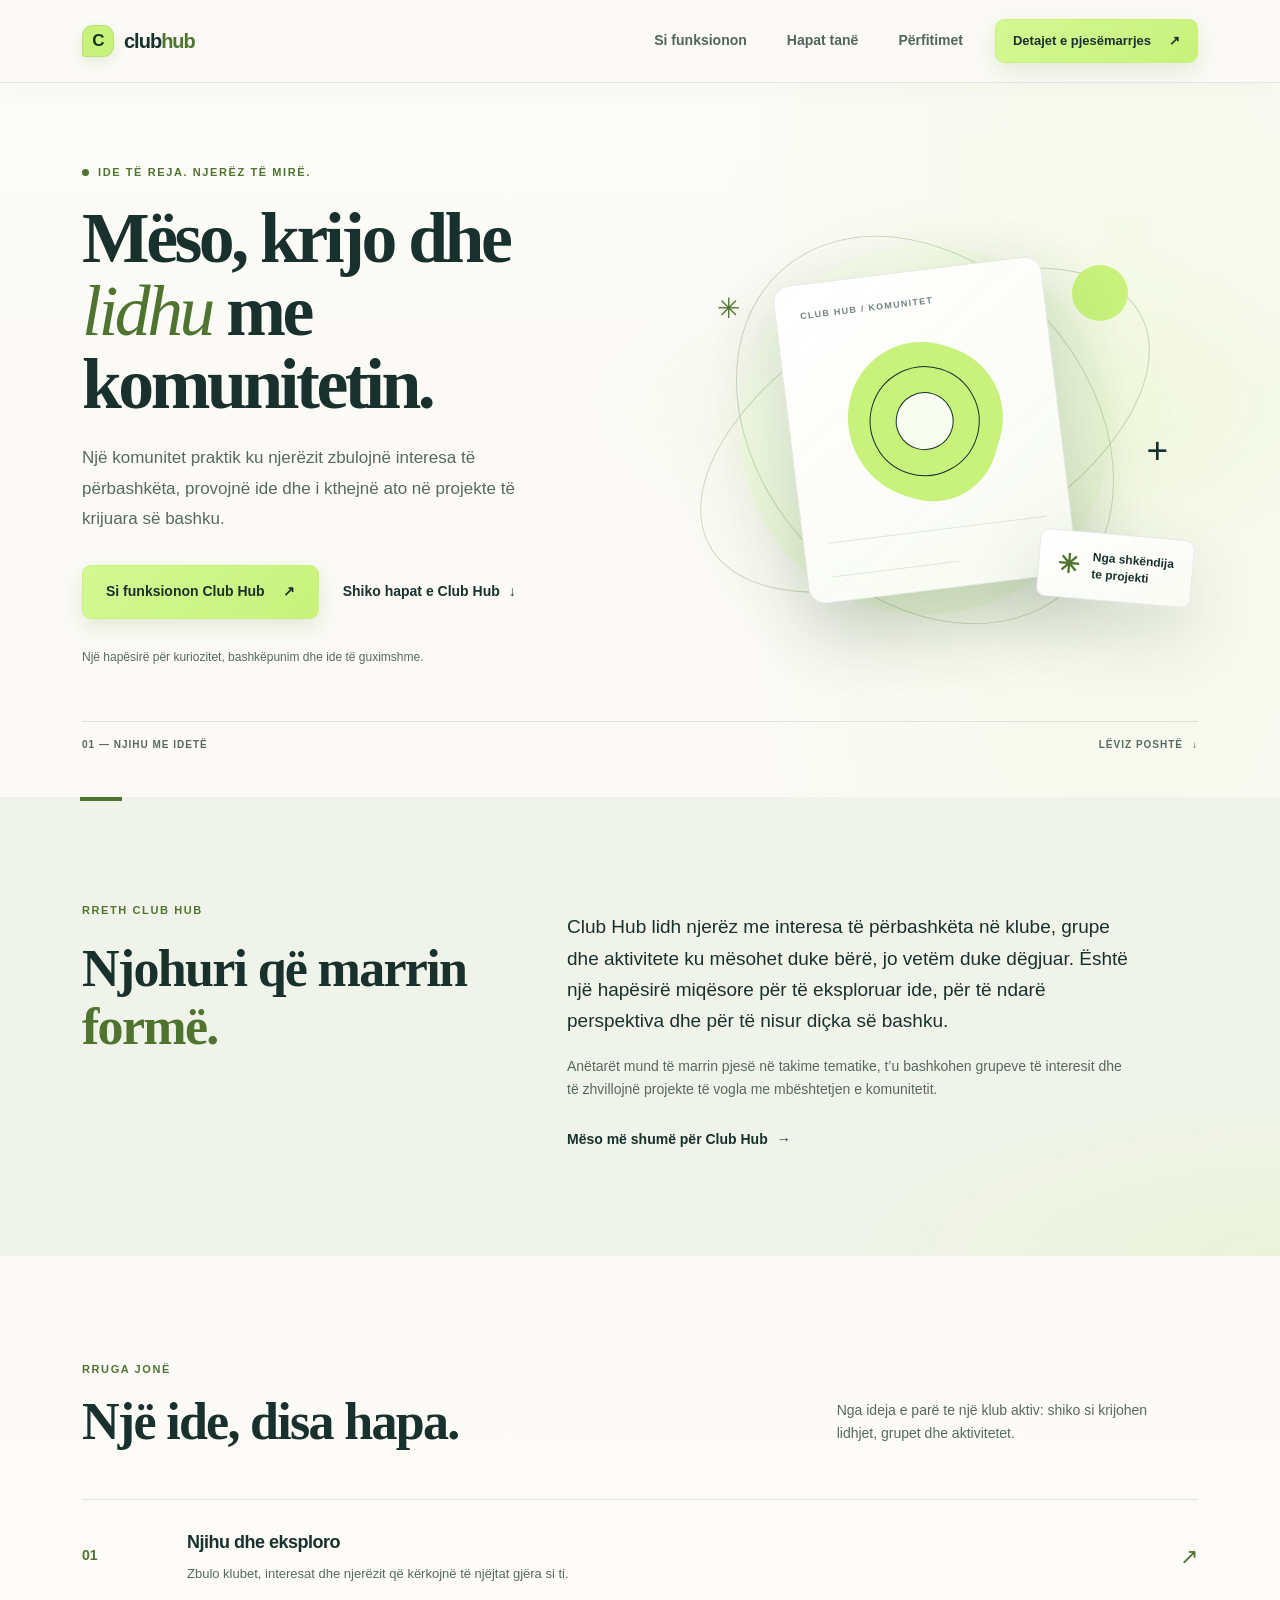
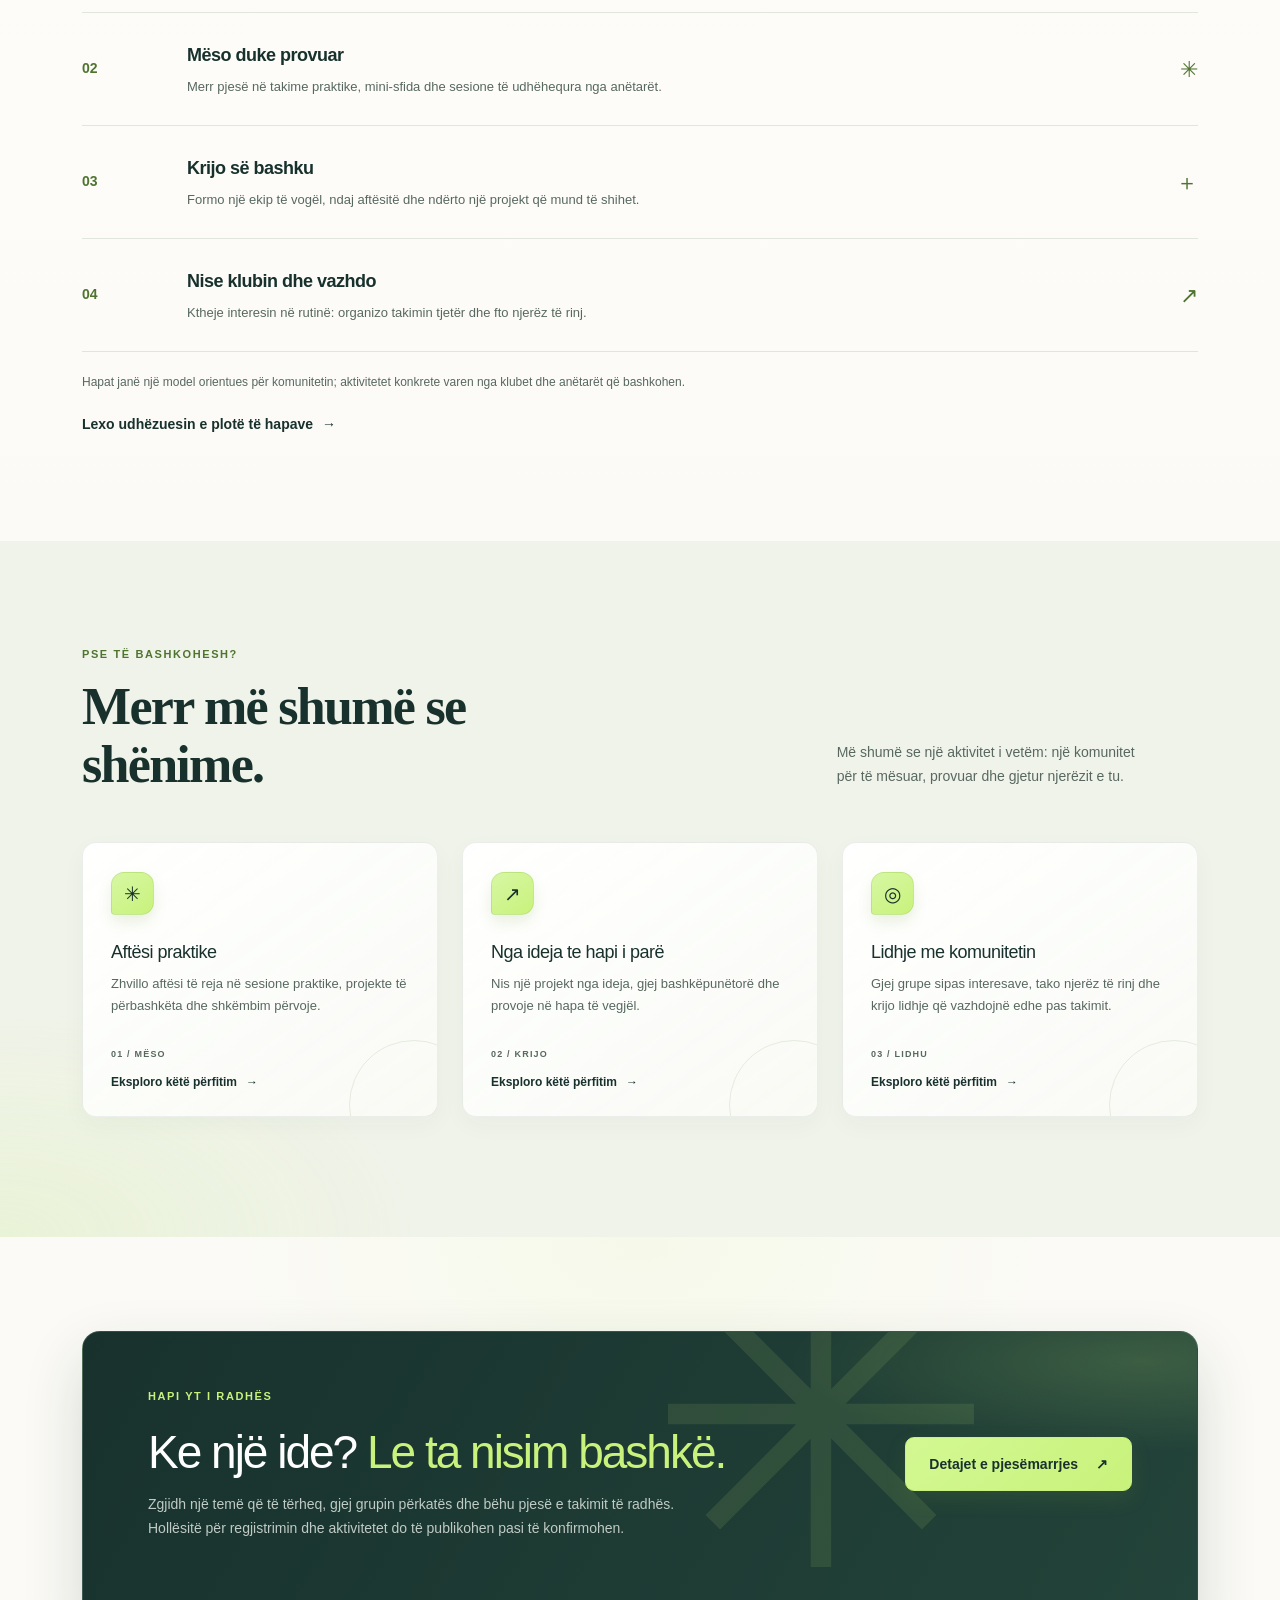
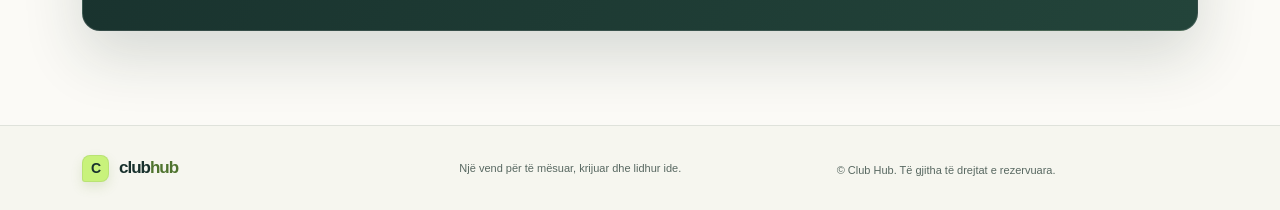
<file: index.html>
<!DOCTYPE html>
<html lang="sq">
<head>
  <meta charset="utf-8">
  <meta name="viewport" content="width=device-width, initial-scale=1">
  <meta name="description" content="Club Hub bashkon njerëzit rreth ideve, klubeve, aktiviteteve dhe projekteve që zhvillohen së bashku.">
  <meta name="theme-color" content="#fbfaf6">
  <meta property="og:type" content="website">
  <meta property="og:locale" content="sq_AL">
  <meta property="og:site_name" content="Club Hub">
  <meta property="og:title" content="Club Hub — Mëso, krijo, lidhu">
  <meta property="og:description" content="Gjej njerëz me interesa të përbashkëta, provo ide të reja dhe ndërto projekte së bashku.">
  <meta name="twitter:card" content="summary">
  <title>Club Hub — Mëso, krijo, lidhu</title>
  <link
    href="https://cdn.jsdelivr.net/npm/bootstrap@5.3.8/dist/css/bootstrap.min.css"
    rel="stylesheet"
    integrity="sha384-sRIl4kxILFvY47J16cr9ZwB07vP4J8+LH7qKQnuqkuIAvNWLzeN8tE5YBujZqJLB"
    crossorigin="anonymous">
  <link rel="stylesheet" href="style.css">
</head>
<body>
  <a class="skip-link" href="#main-content">Kalo te përmbajtja</a>

  <header class="site-header">
    <nav class="navbar navbar-expand-lg">
      <div class="container">
        <a class="navbar-brand brand" href="#home" aria-label="Club Hub, faqja kryesore">
          <span class="brand-mark" aria-hidden="true">C</span>
          <span>club<span class="brand-accent">hub</span></span>
        </a>

        <button
          class="navbar-toggler"
          type="button"
          data-bs-toggle="collapse"
          data-bs-target="#main-navigation"
          aria-controls="main-navigation"
          aria-expanded="false"
          aria-label="Hap ose mbyll navigimin">
          <span class="navbar-toggler-icon"></span>
        </button>

        <div class="collapse navbar-collapse" id="main-navigation">
          <ul class="navbar-nav ms-lg-auto align-items-lg-center gap-lg-4">
            <li class="nav-item"><a class="nav-link site-nav-link" href="clubhub.html">Si funksionon</a></li>
            <li class="nav-item"><a class="nav-link site-nav-link" href="club-journey.html">Hapat tanë</a></li>
            <li class="nav-item"><a class="nav-link site-nav-link" href="benefits.html">Përfitimet</a></li>
            <li class="nav-item">
              <a class="btn button button-small nav-cta" href="pjesemarrja.html">
                Detajet e pjesëmarrjes <span aria-hidden="true">↗</span>
              </a>
            </li>
          </ul>
        </div>
      </div>
    </nav>
  </header>

  <main id="main-content">
    <section class="hero section" id="home" aria-labelledby="hero-title">
      <div class="container">
        <div class="row align-items-center g-4 hero-grid">
          <div class="col-12 col-lg-6">
            <div class="hero-copy">
              <p class="eyebrow"><span class="eyebrow-dot" aria-hidden="true"></span> Ide të reja. Njerëz të mirë.</p>
              <h1 id="hero-title">Mëso, krijo dhe <span>lidhu</span> me komunitetin.</h1>
              <p class="hero-text">
                Një komunitet praktik ku njerëzit zbulojnë interesa të përbashkëta, provojnë ide dhe i kthejnë
                ato në projekte të krijuara së bashku.
              </p>
              <div class="d-flex flex-wrap align-items-center gap-4 hero-actions">
                <a class="btn button" href="clubhub.html">Si funksionon Club Hub <span aria-hidden="true">↗</span></a>
                <a class="text-link" href="club-journey.html">Shiko hapat e Club Hub <span aria-hidden="true">↓</span></a>
              </div>
              <p class="hero-note">Një hapësirë për kuriozitet, bashkëpunim dhe ide të guximshme.</p>
            </div>
          </div>

          <div class="col-12 col-lg-6">
            <div class="hero-art" aria-hidden="true">
              <div class="art-orbit orbit-one"></div>
              <div class="art-orbit orbit-two"></div>
              <div class="art-sun"></div>
              <div class="art-card art-card-main">
                <span class="art-label">CLUB HUB / KOMUNITET</span>
                <span class="art-shape"></span>
                <span class="art-line"></span>
                <span class="art-line art-line-short"></span>
              </div>
              <div class="art-card art-card-note">
                <span class="note-icon">✳</span>
                <span>Nga shkëndija<br>te projekti</span>
              </div>
              <span class="art-spark spark-one">✳</span>
              <span class="art-spark spark-two">+</span>
            </div>
          </div>
        </div>
      </div>
      <div class="container">
        <div class="d-flex justify-content-between hero-bottom">
          <span>01 — Njihu me idetë</span>
          <span class="scroll-cue">Lëviz poshtë <span aria-hidden="true">↓</span></span>
        </div>
      </div>
    </section>

    <section class="section about-section" id="about" aria-labelledby="about-title">
      <div class="container">
        <div class="row g-4 g-lg-5 about-grid">
          <div class="col-12 col-lg-5">
            <p class="eyebrow">Rreth Club Hub</p>
            <h2 class="section-title" id="about-title">Njohuri që marrin <span>formë.</span></h2>
          </div>
          <div class="col-12 col-lg-7">
            <div class="about-copy">
              <p class="lead">
                Club Hub lidh njerëz me interesa të përbashkëta në klube, grupe dhe aktivitete ku mësohet
                duke bërë, jo vetëm duke dëgjuar. Është një hapësirë miqësore për të eksploruar ide,
                për të ndarë perspektiva dhe për të nisur diçka së bashku.
              </p>
              <p>
                Anëtarët mund të marrin pjesë në takime tematike, t’u bashkohen grupeve të interesit
                dhe të zhvillojnë projekte të vogla me mbështetjen e komunitetit.
              </p>
              <a class="text-link" href="clubhub.html">Mëso më shumë për Club Hub <span aria-hidden="true">→</span></a>
            </div>
          </div>
        </div>
      </div>
    </section>

    <section class="section agenda-section" id="agenda" aria-labelledby="agenda-title">
      <div class="container">
        <div class="row align-items-end g-3 section-heading">
          <div class="col-12 col-lg-8">
            <p class="eyebrow">Rruga jonë</p>
            <h2 class="section-title" id="agenda-title">Një ide, disa hapa.</h2>
          </div>
          <div class="col-12 col-lg-4">
            <p class="section-intro">Nga ideja e parë te një klub aktiv: shiko si krijohen lidhjet, grupet dhe aktivitetet.</p>
          </div>
        </div>

        <ol class="agenda-list list-unstyled">
          <li class="agenda-item">
            <a class="agenda-link" href="club-journey.html#step-1">
              <span class="agenda-number">01</span>
              <span class="agenda-content">
                <span class="agenda-item-title">Njihu dhe eksploro</span>
                <span class="agenda-item-copy">Zbulo klubet, interesat dhe njerëzit që kërkojnë të njëjtat gjëra si ti.</span>
              </span>
              <span class="agenda-mark" aria-hidden="true">↗</span>
            </a>
          </li>
          <li class="agenda-item">
            <a class="agenda-link" href="club-journey.html#step-2">
              <span class="agenda-number">02</span>
              <span class="agenda-content">
                <span class="agenda-item-title">Mëso duke provuar</span>
                <span class="agenda-item-copy">Merr pjesë në takime praktike, mini-sfida dhe sesione të udhëhequra nga anëtarët.</span>
              </span>
              <span class="agenda-mark" aria-hidden="true">✳</span>
            </a>
          </li>
          <li class="agenda-item">
            <a class="agenda-link" href="club-journey.html#step-3">
              <span class="agenda-number">03</span>
              <span class="agenda-content">
                <span class="agenda-item-title">Krijo së bashku</span>
                <span class="agenda-item-copy">Formo një ekip të vogël, ndaj aftësitë dhe ndërto një projekt që mund të shihet.</span>
              </span>
              <span class="agenda-mark" aria-hidden="true">＋</span>
            </a>
          </li>
          <li class="agenda-item">
            <a class="agenda-link" href="club-journey.html#step-4">
              <span class="agenda-number">04</span>
              <span class="agenda-content">
                <span class="agenda-item-title">Nise klubin dhe vazhdo</span>
                <span class="agenda-item-copy">Ktheje interesin në rutinë: organizo takimin tjetër dhe fto njerëz të rinj.</span>
              </span>
              <span class="agenda-mark" aria-hidden="true">↗</span>
            </a>
          </li>
        </ol>
        <p class="agenda-note">Hapat janë një model orientues për komunitetin; aktivitetet konkrete varen nga klubet dhe anëtarët që bashkohen.</p>
        <a class="text-link agenda-more-link" href="club-journey.html">Lexo udhëzuesin e plotë të hapave <span aria-hidden="true">→</span></a>
      </div>
    </section>

    <section class="section benefits-section" id="benefits" aria-labelledby="benefits-title">
      <div class="container">
        <div class="row align-items-end g-3 section-heading">
          <div class="col-12 col-lg-8">
            <p class="eyebrow">Pse të bashkohesh?</p>
            <h2 class="section-title" id="benefits-title">Merr më shumë se shënime.</h2>
          </div>
          <div class="col-12 col-lg-4">
            <p class="section-intro">Më shumë se një aktivitet i vetëm: një komunitet për të mësuar, provuar dhe gjetur njerëzit e tu.</p>
          </div>
        </div>

        <ul class="row g-4 list-unstyled benefit-grid">
          <li class="col-12 col-md-6 col-lg-4">
            <article class="benefit-card h-100">
              <span class="benefit-icon" aria-hidden="true">✳</span>
              <h3>Aftësi praktike</h3>
              <p>Zhvillo aftësi të reja në sesione praktike, projekte të përbashkëta dhe shkëmbim përvoje.</p>
              <span class="card-index">01 / MËSO</span>
              <a class="text-link" href="benefits.html#skills">Eksploro këtë përfitim <span aria-hidden="true">→</span></a>
            </article>
          </li>
          <li class="col-12 col-md-6 col-lg-4">
            <article class="benefit-card h-100">
              <span class="benefit-icon" aria-hidden="true">↗</span>
              <h3>Nga ideja te hapi i parë</h3>
              <p>Nis një projekt nga ideja, gjej bashkëpunëtorë dhe provoje në hapa të vegjël.</p>
              <span class="card-index">02 / KRIJO</span>
              <a class="text-link" href="benefits.html#projects">Eksploro këtë përfitim <span aria-hidden="true">→</span></a>
            </article>
          </li>
          <li class="col-12 col-md-6 col-lg-4">
            <article class="benefit-card h-100">
              <span class="benefit-icon" aria-hidden="true">◎</span>
              <h3>Lidhje me komunitetin</h3>
              <p>Gjej grupe sipas interesave, tako njerëz të rinj dhe krijo lidhje që vazhdojnë edhe pas takimit.</p>
              <span class="card-index">03 / LIDHU</span>
              <a class="text-link" href="benefits.html#community">Eksploro këtë përfitim <span aria-hidden="true">→</span></a>
            </article>
          </li>
        </ul>
      </div>
    </section>

    <section class="section contact-section" id="contact" aria-labelledby="contact-title">
      <div class="container">
        <div class="contact-panel">
          <div class="contact-decoration" aria-hidden="true">✳</div>
          <div class="row align-items-center g-4">
            <div class="col-12 col-lg-8">
              <div class="contact-copy">
                <p class="eyebrow">Hapi yt i radhës</p>
                <h2 id="contact-title">Ke një ide? <span>Le ta nisim bashkë.</span></h2>
                <p>
                  Zgjidh një temë që të tërheq, gjej grupin përkatës dhe bëhu pjesë e takimit të radhës.
                  Hollësitë për regjistrimin dhe aktivitetet do të publikohen pasi të konfirmohen.
                </p>
              </div>
            </div>
            <div class="col-12 col-lg-4 d-flex justify-content-lg-end">
              <a class="btn button button-light" href="pjesemarrja.html">
                Detajet e pjesëmarrjes <span aria-hidden="true">↗</span>
              </a>
            </div>
          </div>
        </div>
      </div>
    </section>
  </main>

  <footer class="site-footer">
    <div class="container">
      <div class="row align-items-center g-3 footer-content">
        <div class="col-12 col-md-4">
          <a class="brand footer-brand" href="#home" aria-label="Club Hub, kthehu në fillim">
            <span class="brand-mark" aria-hidden="true">C</span>
            <span>club<span class="brand-accent">hub</span></span>
          </a>
        </div>
        <div class="col-12 col-md-4">
          <p>Një vend për të mësuar, krijuar dhe lidhur ide.</p>
        </div>
        <div class="col-12 col-md-4">
          <span class="footer-copy">© Club Hub. Të gjitha të drejtat e rezervuara.</span>
        </div>
      </div>
    </div>
  </footer>

  <script
    src="https://cdn.jsdelivr.net/npm/bootstrap@5.3.8/dist/js/bootstrap.bundle.min.js"
    integrity="sha384-FKyoEForCGlyvwx9Hj09JcYn3nv7wiPVlz7YYwJrWVcXK/BmnVDxM+D2scQbITxI"
    crossorigin="anonymous"></script>
</body>
</html>
</file>
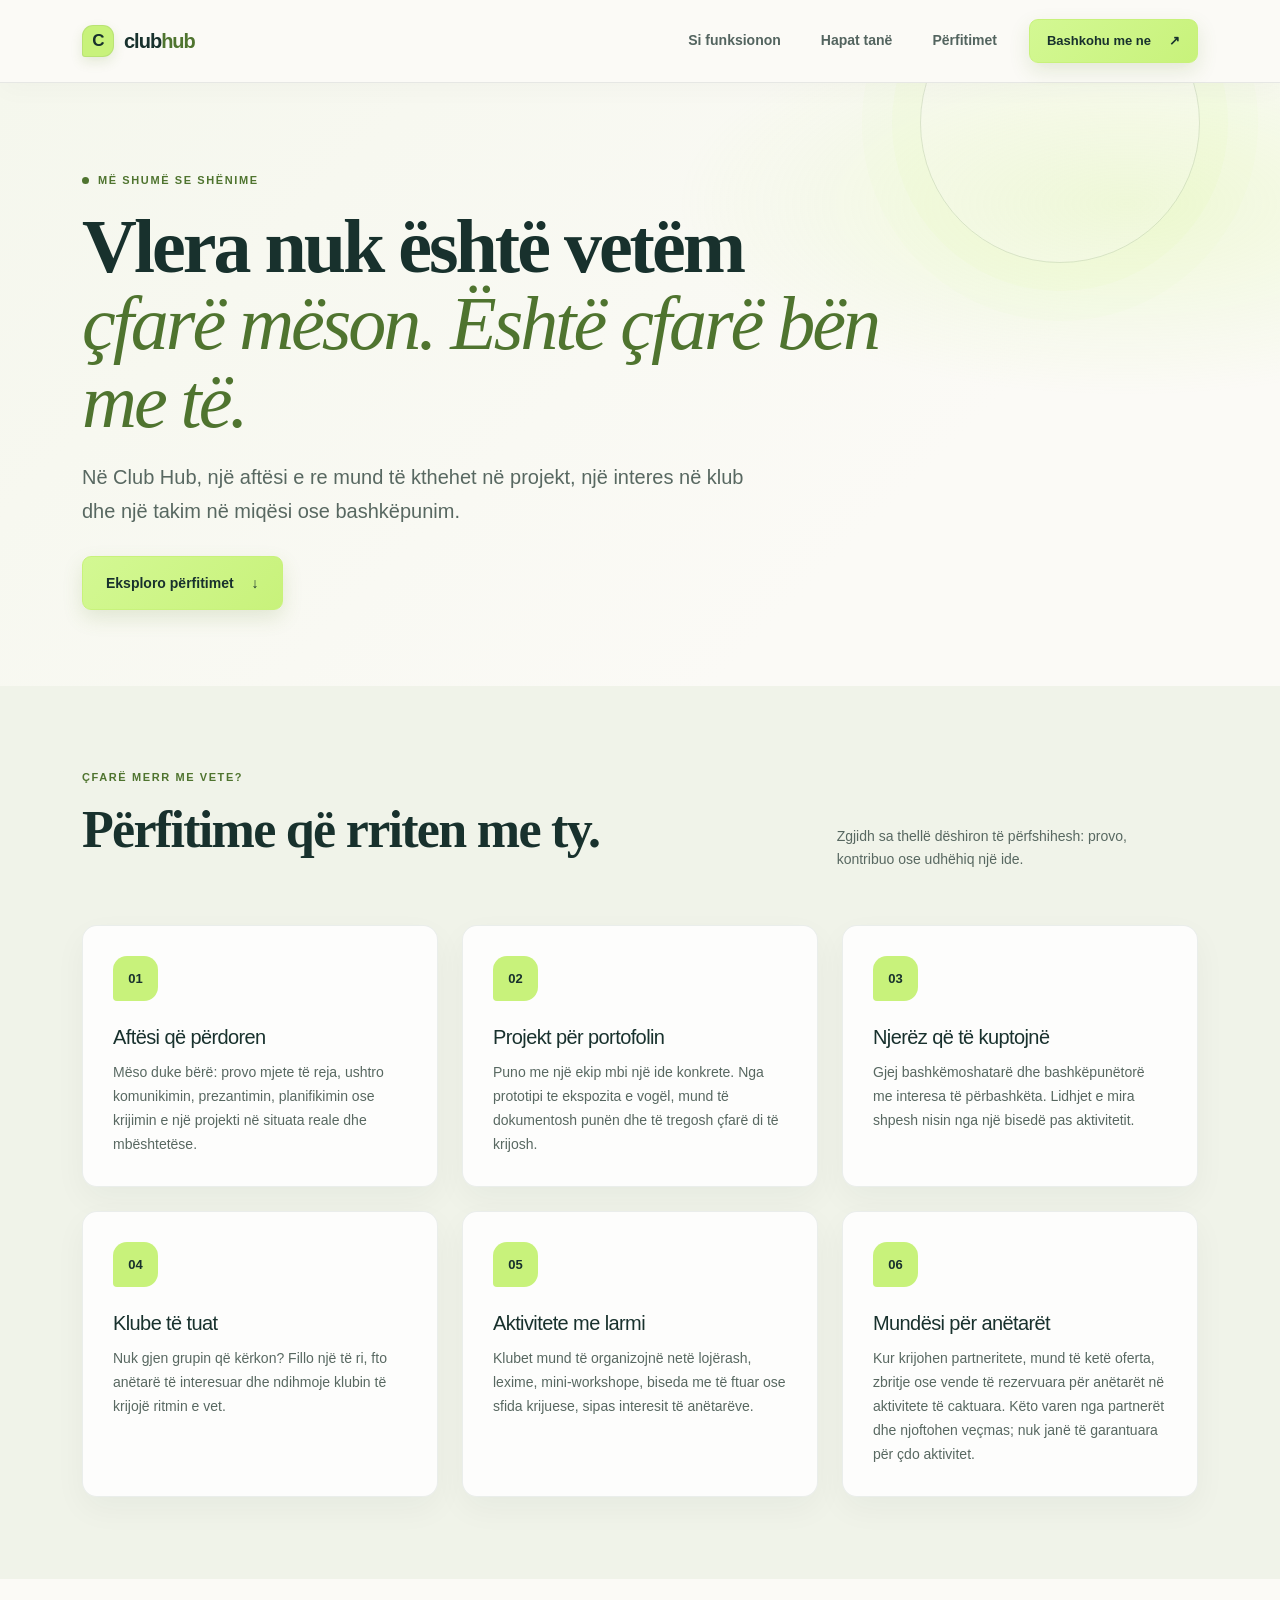
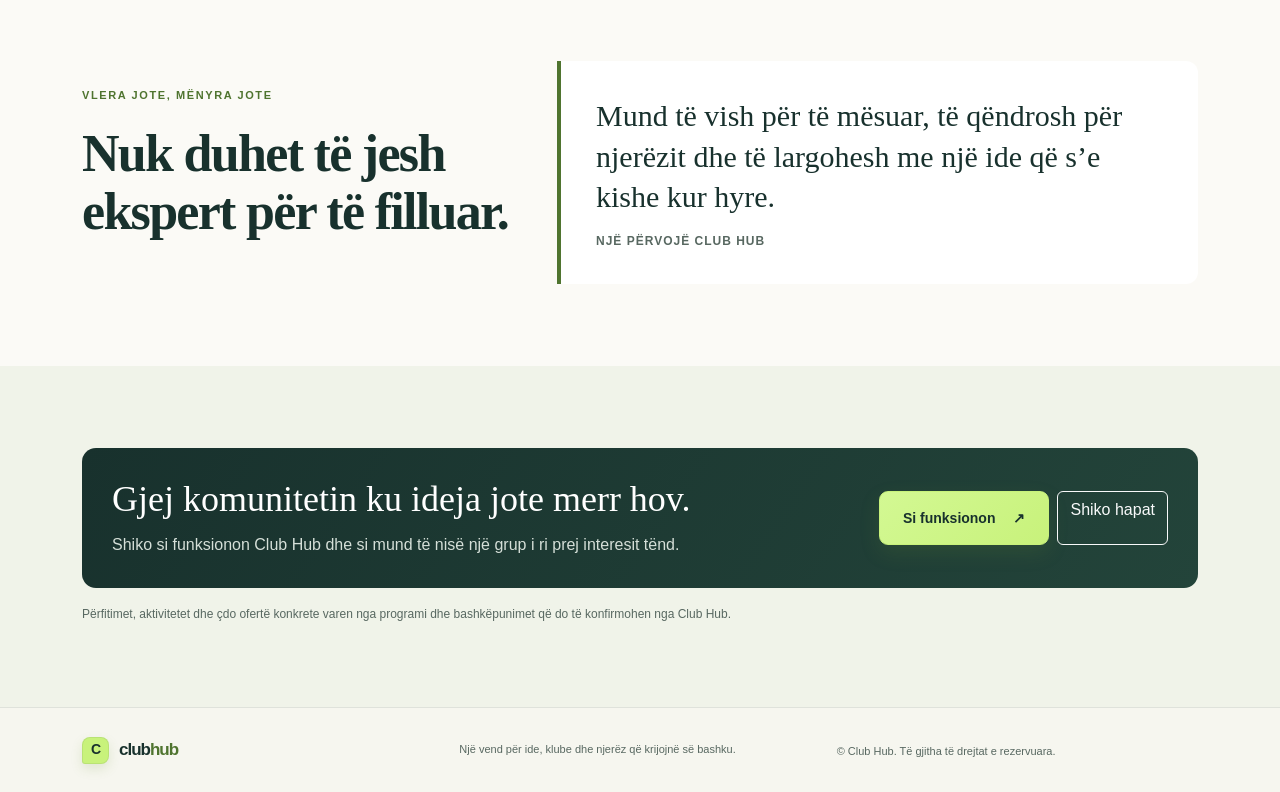
<file: benefits.html>
<!DOCTYPE html>
<html lang="sq">
<head>
  <meta charset="utf-8">
  <meta name="viewport" content="width=device-width, initial-scale=1">
  <meta name="description" content="Zbulo përfitimet e Club Hub: aftësi praktike, klube sipas interesit, bashkëpunim, projekte dhe mundësi për anëtarët.">
  <meta name="theme-color" content="#fbfaf6">
  <meta property="og:type" content="website">
  <meta property="og:locale" content="sq_AL">
  <meta property="og:site_name" content="Club Hub">
  <meta property="og:title" content="Përfitimet e Club Hub">
  <meta property="og:description" content="Mëso duke bërë, krijo projekte me ekip dhe gjej një komunitet që ndan interesat e tua.">
  <meta name="twitter:card" content="summary">
  <title>Përfitimet e Club Hub — Club Hub</title>
  <link href="https://cdn.jsdelivr.net/npm/bootstrap@5.3.8/dist/css/bootstrap.min.css" rel="stylesheet" integrity="sha384-sRIl4kxILFvY47J16cr9ZwB07vP4J8+LH7qKQnuqkuIAvNWLzeN8tE5YBujZqJLB" crossorigin="anonymous">
  <link rel="stylesheet" href="style.css">
</head>
<body>
  <a class="skip-link" href="#main-content">Kalo te përmbajtja</a>
  <header class="site-header">
    <nav class="navbar navbar-expand-lg">
      <div class="container">
        <a class="navbar-brand brand" href="index.html" aria-label="Club Hub, faqja kryesore"><span class="brand-mark" aria-hidden="true">C</span><span>club<span class="brand-accent">hub</span></span></a>
        <button class="navbar-toggler" type="button" data-bs-toggle="collapse" data-bs-target="#main-navigation" aria-controls="main-navigation" aria-expanded="false" aria-label="Hap ose mbyll navigimin"><span class="navbar-toggler-icon"></span></button>
        <div class="collapse navbar-collapse" id="main-navigation">
          <ul class="navbar-nav ms-lg-auto align-items-lg-center gap-lg-4">
            <li class="nav-item"><a class="nav-link site-nav-link" href="clubhub.html">Si funksionon</a></li>
            <li class="nav-item"><a class="nav-link site-nav-link" href="club-journey.html">Hapat tanë</a></li>
            <li class="nav-item"><a class="nav-link site-nav-link" aria-current="page" href="benefits.html">Përfitimet</a></li>
            <li class="nav-item"><a class="btn button button-small nav-cta" href="index.html#contact">Bashkohu me ne <span aria-hidden="true">↗</span></a></li>
          </ul>
        </div>
      </div>
    </nav>
  </header>

  <main id="main-content">
    <section class="detail-hero">
      <div class="container">
        <p class="eyebrow detail-eyebrow"><span class="eyebrow-dot" aria-hidden="true"></span> Më shumë se shënime</p>
        <h1>Vlera nuk është vetëm<br><span>çfarë mëson. Është çfarë bën me të.</span></h1>
        <p class="lead">Në Club Hub, një aftësi e re mund të kthehet në projekt, një interes në klub dhe një takim në miqësi ose bashkëpunim.</p>
        <a class="btn button" href="#member-benefits">Eksploro përfitimet <span aria-hidden="true">↓</span></a>
      </div>
    </section>

    <section class="detail-section" id="member-benefits" aria-labelledby="benefit-title">
      <div class="container">
        <div class="row align-items-end g-3 section-heading">
          <div class="col-12 col-lg-8"><p class="eyebrow">Çfarë merr me vete?</p><h2 class="section-title" id="benefit-title">Përfitime që rriten me ty.</h2></div>
          <div class="col-12 col-lg-4"><p class="section-intro">Zgjidh sa thellë dëshiron të përfshihesh: provo, kontribuo ose udhëhiq një ide.</p></div>
        </div>
        <div class="row g-4">
          <div class="col-12 col-md-6 col-lg-4" id="skills"><article class="detail-card"><span class="detail-card-number">01</span><h3>Aftësi që përdoren</h3><p>Mëso duke bërë: provo mjete të reja, ushtro komunikimin, prezantimin, planifikimin ose krijimin e një projekti në situata reale dhe mbështetëse.</p></article></div>
          <div class="col-12 col-md-6 col-lg-4" id="projects"><article class="detail-card"><span class="detail-card-number">02</span><h3>Projekt për portofolin</h3><p>Puno me një ekip mbi një ide konkrete. Nga prototipi te ekspozita e vogël, mund të dokumentosh punën dhe të tregosh çfarë di të krijosh.</p></article></div>
          <div class="col-12 col-md-6 col-lg-4" id="community"><article class="detail-card"><span class="detail-card-number">03</span><h3>Njerëz që të kuptojnë</h3><p>Gjej bashkëmoshatarë dhe bashkëpunëtorë me interesa të përbashkëta. Lidhjet e mira shpesh nisin nga një bisedë pas aktivitetit.</p></article></div>
          <div class="col-12 col-md-6 col-lg-4"><article class="detail-card"><span class="detail-card-number">04</span><h3>Klube të tuat</h3><p>Nuk gjen grupin që kërkon? Fillo një të ri, fto anëtarë të interesuar dhe ndihmoje klubin të krijojë ritmin e vet.</p></article></div>
          <div class="col-12 col-md-6 col-lg-4"><article class="detail-card"><span class="detail-card-number">05</span><h3>Aktivitete me larmi</h3><p>Klubet mund të organizojnë netë lojërash, lexime, mini-workshope, biseda me të ftuar ose sfida krijuese, sipas interesit të anëtarëve.</p></article></div>
          <div class="col-12 col-md-6 col-lg-4"><article class="detail-card"><span class="detail-card-number">06</span><h3>Mundësi për anëtarët</h3><p>Kur krijohen partneritete, mund të ketë oferta, zbritje ose vende të rezervuara për anëtarët në aktivitete të caktuara. Këto varen nga partnerët dhe njoftohen veçmas; nuk janë të garantuara për çdo aktivitet.</p></article></div>
        </div>
      </div>
    </section>

    <section class="detail-section">
      <div class="container">
        <div class="row g-4 align-items-center">
          <div class="col-12 col-lg-5"><p class="eyebrow">Vlera jote, mënyra jote</p><h2 class="section-title">Nuk duhet të jesh ekspert për të filluar.</h2></div>
          <div class="col-12 col-lg-7"><div class="detail-quote">Mund të vish për të mësuar, të qëndrosh për njerëzit dhe të largohesh me një ide që s’e kishe kur hyre.<cite>Një përvojë Club Hub</cite></div></div>
        </div>
      </div>
    </section>

    <section class="detail-section">
      <div class="container">
        <div class="detail-callout d-flex flex-column flex-lg-row align-items-lg-center justify-content-between gap-4">
          <div><h2>Gjej komunitetin ku ideja jote merr hov.</h2><p>Shiko si funksionon Club Hub dhe si mund të nisë një grup i ri prej interesit tënd.</p></div>
          <div class="d-flex flex-wrap gap-2"><a class="btn button" href="clubhub.html">Si funksionon <span aria-hidden="true">↗</span></a><a class="btn btn-outline-light" href="club-journey.html">Shiko hapat</a></div>
        </div>
        <p class="detail-footnote mt-3 mb-0">Përfitimet, aktivitetet dhe çdo ofertë konkrete varen nga programi dhe bashkëpunimet që do të konfirmohen nga Club Hub.</p>
      </div>
    </section>
  </main>

  <footer class="site-footer"><div class="container"><div class="row align-items-center g-3 footer-content"><div class="col-12 col-md-4"><a class="brand footer-brand" href="index.html"><span class="brand-mark" aria-hidden="true">C</span><span>club<span class="brand-accent">hub</span></span></a></div><div class="col-12 col-md-4"><p>Një vend për ide, klube dhe njerëz që krijojnë së bashku.</p></div><div class="col-12 col-md-4"><span class="footer-copy">© Club Hub. Të gjitha të drejtat e rezervuara.</span></div></div></div></footer>
  <script src="https://cdn.jsdelivr.net/npm/bootstrap@5.3.8/dist/js/bootstrap.bundle.min.js" integrity="sha384-FKyoEForCGlyvwx9Hj09JcYn3nv7wiPVlz7YYwJrWVcXK/BmnVDxM+D2scQbITxI" crossorigin="anonymous"></script>
</body>
</html>
</file>
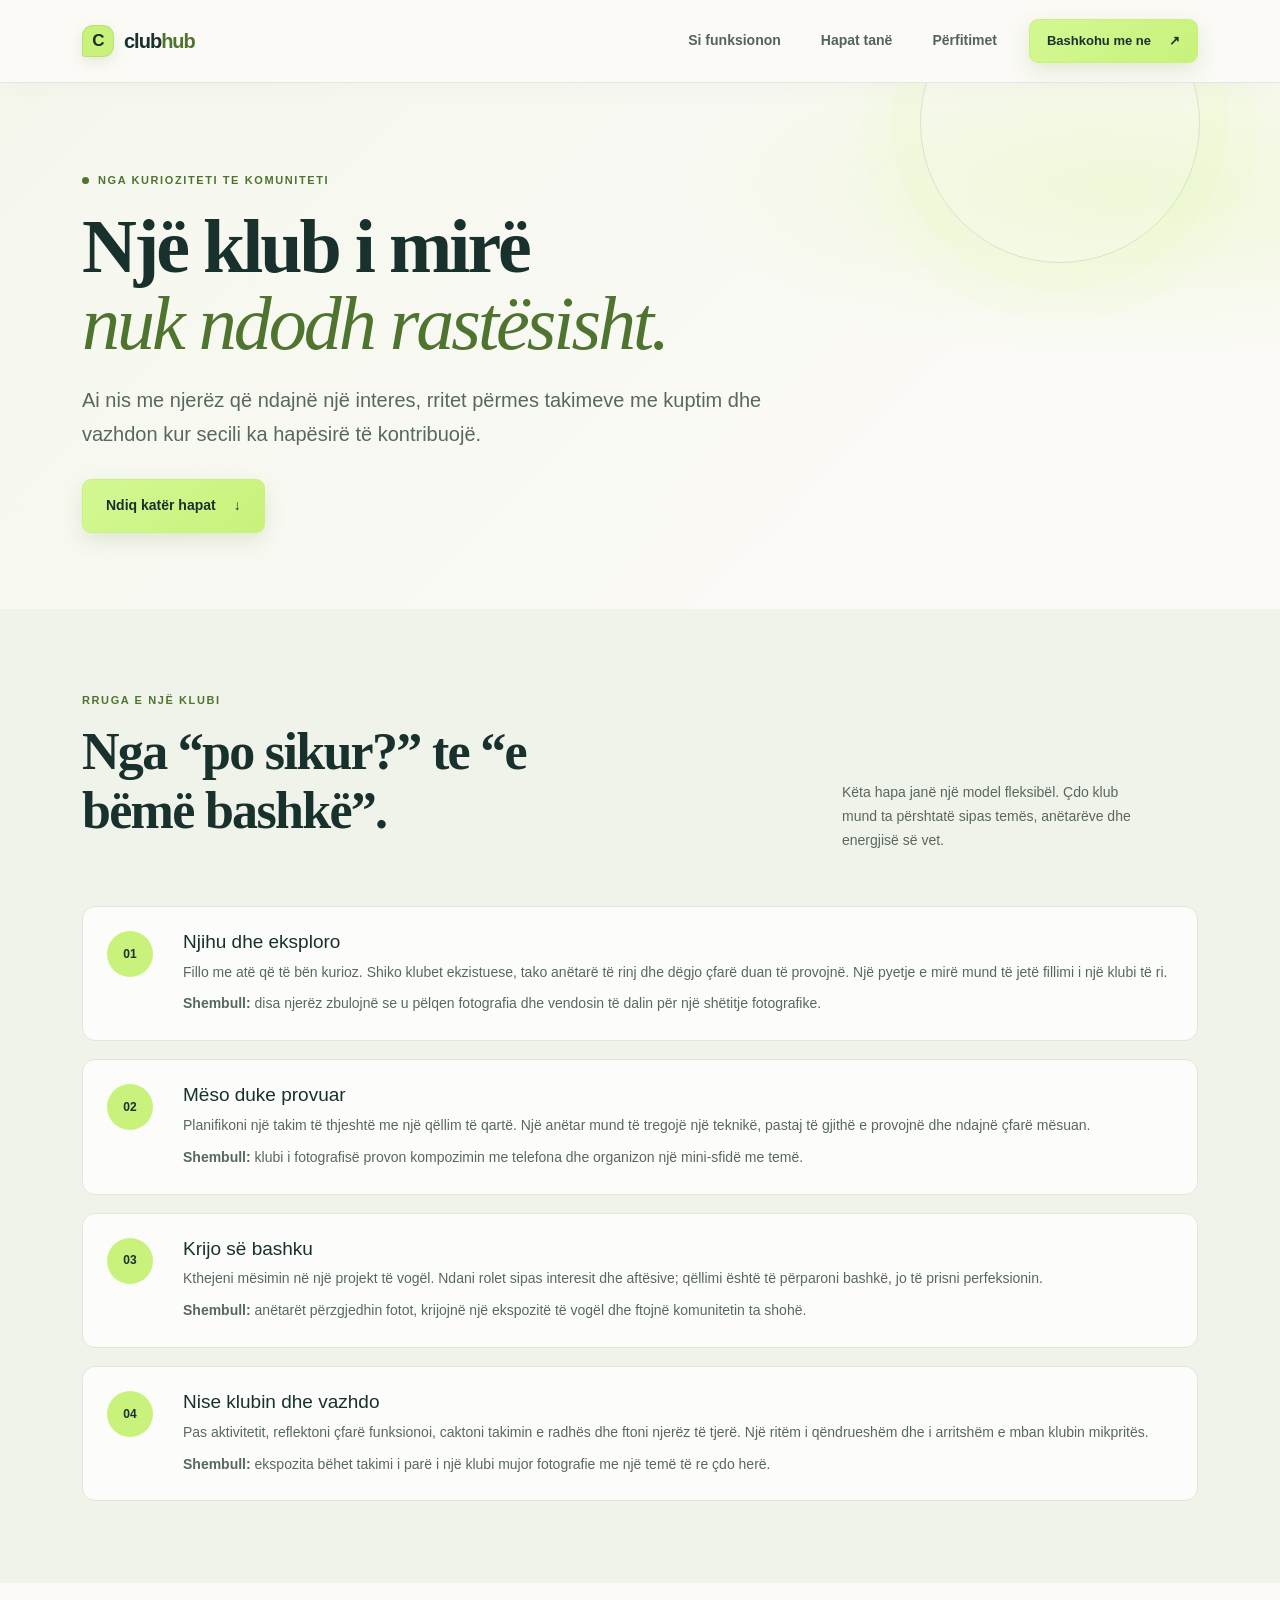
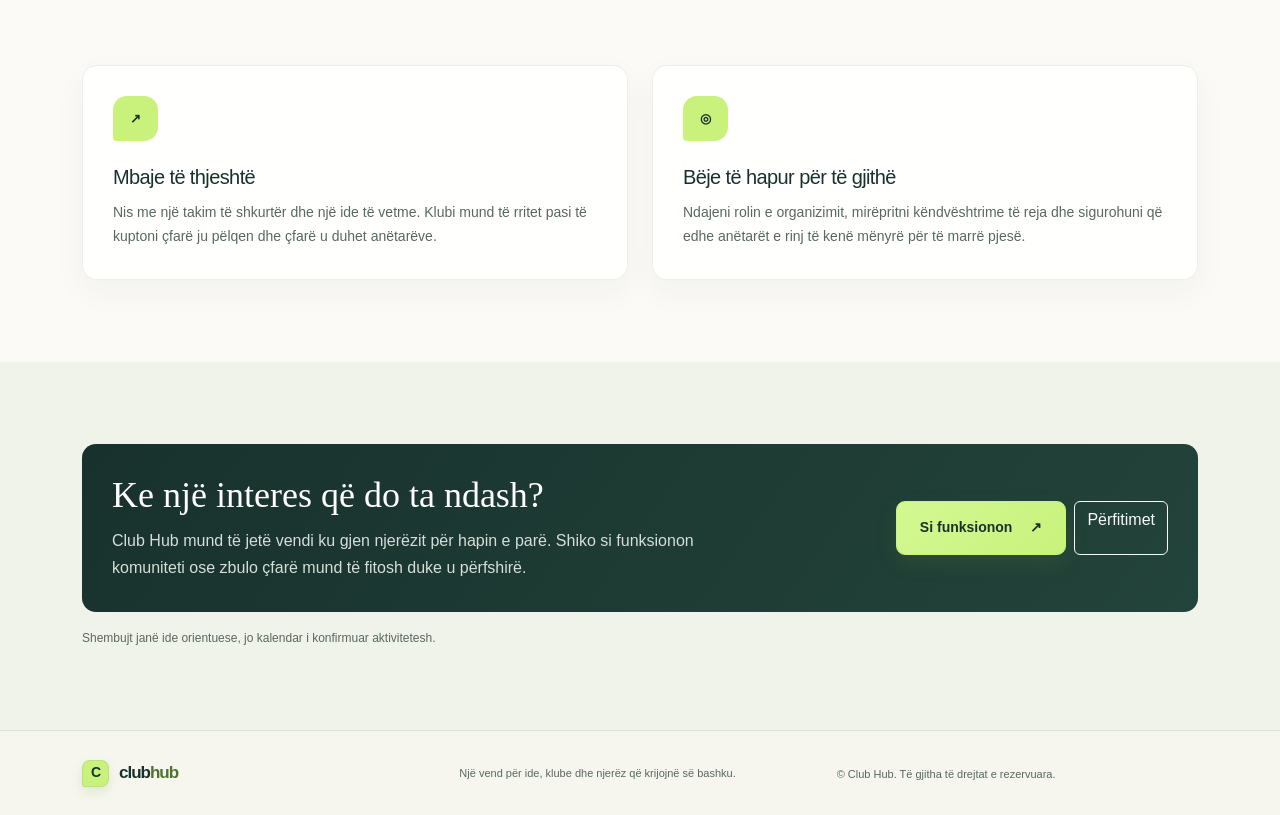
<file: club-journey.html>
<!DOCTYPE html>
<html lang="sq">
<head>
  <meta charset="utf-8">
  <meta name="viewport" content="width=device-width, initial-scale=1">
  <meta name="description" content="Ndiq katër hapat e Club Hub: zbulo interesin, mëso duke provuar, krijo bashkë dhe mbaje klubin aktiv.">
  <meta name="theme-color" content="#fbfaf6">
  <meta property="og:type" content="website">
  <meta property="og:locale" content="sq_AL">
  <meta property="og:site_name" content="Club Hub">
  <meta property="og:title" content="Nga ideja te klubi — Club Hub">
  <meta property="og:description" content="Ndiq një rrugë të thjeshtë nga interesi i parë te aktivitetet dhe projektet e krijuara bashkë.">
  <meta name="twitter:card" content="summary">
  <title>Hapat e Club Hub — Club Hub</title>
  <link href="https://cdn.jsdelivr.net/npm/bootstrap@5.3.8/dist/css/bootstrap.min.css" rel="stylesheet" integrity="sha384-sRIl4kxILFvY47J16cr9ZwB07vP4J8+LH7qKQnuqkuIAvNWLzeN8tE5YBujZqJLB" crossorigin="anonymous">
  <link rel="stylesheet" href="style.css">
</head>
<body>
  <a class="skip-link" href="#main-content">Kalo te përmbajtja</a>
  <header class="site-header">
    <nav class="navbar navbar-expand-lg">
      <div class="container">
        <a class="navbar-brand brand" href="index.html" aria-label="Club Hub, faqja kryesore"><span class="brand-mark" aria-hidden="true">C</span><span>club<span class="brand-accent">hub</span></span></a>
        <button class="navbar-toggler" type="button" data-bs-toggle="collapse" data-bs-target="#main-navigation" aria-controls="main-navigation" aria-expanded="false" aria-label="Hap ose mbyll navigimin"><span class="navbar-toggler-icon"></span></button>
        <div class="collapse navbar-collapse" id="main-navigation">
          <ul class="navbar-nav ms-lg-auto align-items-lg-center gap-lg-4">
            <li class="nav-item"><a class="nav-link site-nav-link" href="clubhub.html">Si funksionon</a></li>
            <li class="nav-item"><a class="nav-link site-nav-link" aria-current="page" href="club-journey.html">Hapat tanë</a></li>
            <li class="nav-item"><a class="nav-link site-nav-link" href="benefits.html">Përfitimet</a></li>
            <li class="nav-item"><a class="btn button button-small nav-cta" href="index.html#contact">Bashkohu me ne <span aria-hidden="true">↗</span></a></li>
          </ul>
        </div>
      </div>
    </nav>
  </header>

  <main id="main-content">
    <section class="detail-hero">
      <div class="container">
        <p class="eyebrow detail-eyebrow"><span class="eyebrow-dot" aria-hidden="true"></span> Nga kurioziteti te komuniteti</p>
        <h1>Një klub i mirë<br><span>nuk ndodh rastësisht.</span></h1>
        <p class="lead">Ai nis me njerëz që ndajnë një interes, rritet përmes takimeve me kuptim dhe vazhdon kur secili ka hapësirë të kontribuojë.</p>
        <a class="btn button" href="#step-1">Ndiq katër hapat <span aria-hidden="true">↓</span></a>
      </div>
    </section>

    <section class="detail-section" aria-labelledby="journey-title">
      <div class="container">
        <div class="row g-4 align-items-end section-heading">
          <div class="col-12 col-lg-8"><p class="eyebrow">Rruga e një klubi</p><h2 class="section-title" id="journey-title">Nga “po sikur?” te “e bëmë bashkë”.</h2></div>
          <div class="col-12 col-lg-4"><p class="section-intro">Këta hapa janë një model fleksibël. Çdo klub mund ta përshtatë sipas temës, anëtarëve dhe energjisë së vet.</p></div>
        </div>

        <ol class="detail-steps">
          <li class="detail-step" id="step-1">
            <div>
              <h3>Njihu dhe eksploro</h3>
              <p>Fillo me atë që të bën kurioz. Shiko klubet ekzistuese, tako anëtarë të rinj dhe dëgjo çfarë duan të provojnë. Një pyetje e mirë mund të jetë fillimi i një klubi të ri.</p>
              <p class="mt-2"><strong>Shembull:</strong> disa njerëz zbulojnë se u pëlqen fotografia dhe vendosin të dalin për një shëtitje fotografike.</p>
            </div>
          </li>
          <li class="detail-step" id="step-2">
            <div>
              <h3>Mëso duke provuar</h3>
              <p>Planifikoni një takim të thjeshtë me një qëllim të qartë. Një anëtar mund të tregojë një teknikë, pastaj të gjithë e provojnë dhe ndajnë çfarë mësuan.</p>
              <p class="mt-2"><strong>Shembull:</strong> klubi i fotografisë provon kompozimin me telefona dhe organizon një mini-sfidë me temë.</p>
            </div>
          </li>
          <li class="detail-step" id="step-3">
            <div>
              <h3>Krijo së bashku</h3>
              <p>Kthejeni mësimin në një projekt të vogël. Ndani rolet sipas interesit dhe aftësive; qëllimi është të përparoni bashkë, jo të prisni perfeksionin.</p>
              <p class="mt-2"><strong>Shembull:</strong> anëtarët përzgjedhin fotot, krijojnë një ekspozitë të vogël dhe ftojnë komunitetin ta shohë.</p>
            </div>
          </li>
          <li class="detail-step" id="step-4">
            <div>
              <h3>Nise klubin dhe vazhdo</h3>
              <p>Pas aktivitetit, reflektoni çfarë funksionoi, caktoni takimin e radhës dhe ftoni njerëz të tjerë. Një ritëm i qëndrueshëm dhe i arritshëm e mban klubin mikpritës.</p>
              <p class="mt-2"><strong>Shembull:</strong> ekspozita bëhet takimi i parë i një klubi mujor fotografie me një temë të re çdo herë.</p>
            </div>
          </li>
        </ol>
      </div>
    </section>

    <section class="detail-section">
      <div class="container">
        <div class="row g-4">
          <div class="col-12 col-lg-6"><article class="detail-card"><span class="detail-card-number">↗</span><h3>Mbaje të thjeshtë</h3><p>Nis me një takim të shkurtër dhe një ide të vetme. Klubi mund të rritet pasi të kuptoni çfarë ju pëlqen dhe çfarë u duhet anëtarëve.</p></article></div>
          <div class="col-12 col-lg-6"><article class="detail-card"><span class="detail-card-number">◎</span><h3>Bëje të hapur për të gjithë</h3><p>Ndajeni rolin e organizimit, mirëpritni këndvështrime të reja dhe sigurohuni që edhe anëtarët e rinj të kenë mënyrë për të marrë pjesë.</p></article></div>
        </div>
      </div>
    </section>

    <section class="detail-section">
      <div class="container">
        <div class="detail-callout d-flex flex-column flex-lg-row align-items-lg-center justify-content-between gap-4">
          <div><h2>Ke një interes që do ta ndash?</h2><p>Club Hub mund të jetë vendi ku gjen njerëzit për hapin e parë. Shiko si funksionon komuniteti ose zbulo çfarë mund të fitosh duke u përfshirë.</p></div>
          <div class="d-flex flex-wrap gap-2"><a class="btn button" href="clubhub.html">Si funksionon <span aria-hidden="true">↗</span></a><a class="btn btn-outline-light" href="benefits.html">Përfitimet</a></div>
        </div>
        <p class="detail-footnote mt-3 mb-0">Shembujt janë ide orientuese, jo kalendar i konfirmuar aktivitetesh.</p>
      </div>
    </section>
  </main>

  <footer class="site-footer"><div class="container"><div class="row align-items-center g-3 footer-content"><div class="col-12 col-md-4"><a class="brand footer-brand" href="index.html"><span class="brand-mark" aria-hidden="true">C</span><span>club<span class="brand-accent">hub</span></span></a></div><div class="col-12 col-md-4"><p>Një vend për ide, klube dhe njerëz që krijojnë së bashku.</p></div><div class="col-12 col-md-4"><span class="footer-copy">© Club Hub. Të gjitha të drejtat e rezervuara.</span></div></div></div></footer>
  <script src="https://cdn.jsdelivr.net/npm/bootstrap@5.3.8/dist/js/bootstrap.bundle.min.js" integrity="sha384-FKyoEForCGlyvwx9Hj09JcYn3nv7wiPVlz7YYwJrWVcXK/BmnVDxM+D2scQbITxI" crossorigin="anonymous"></script>
</body>
</html>
</file>
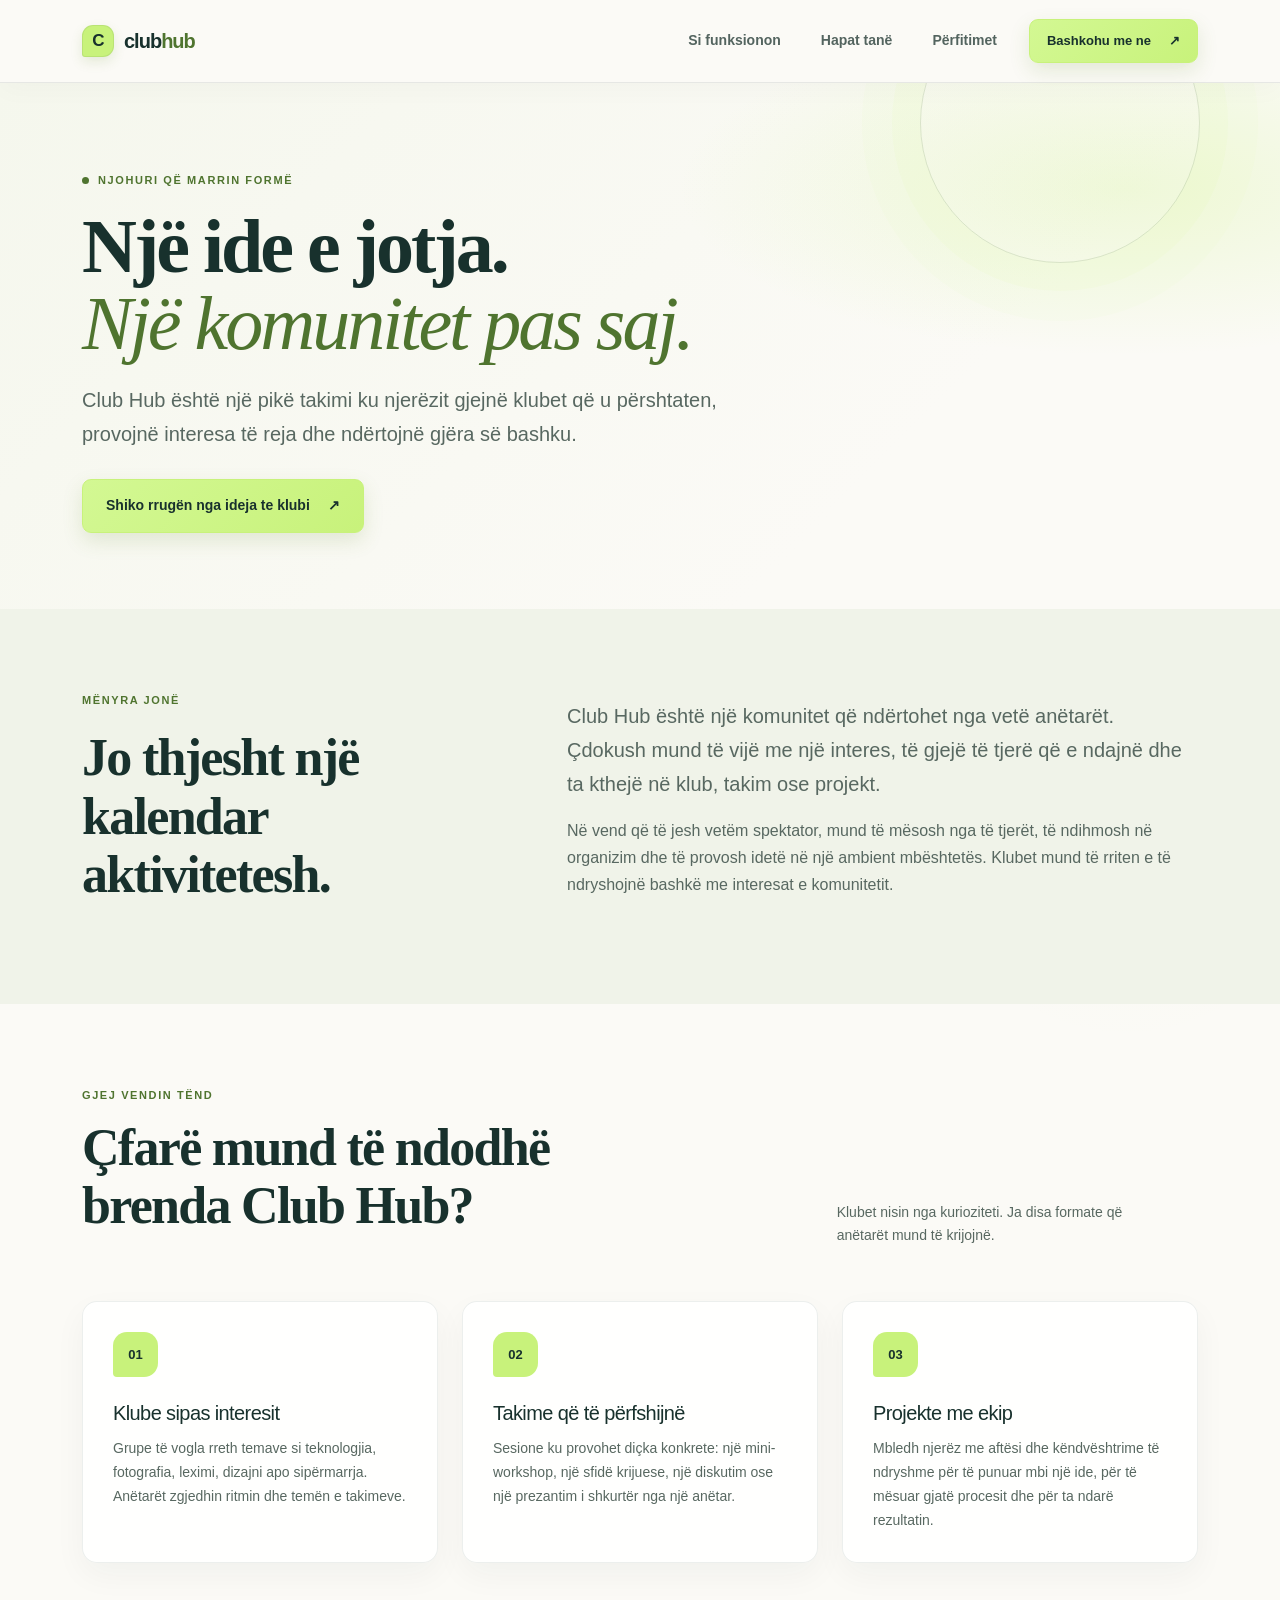
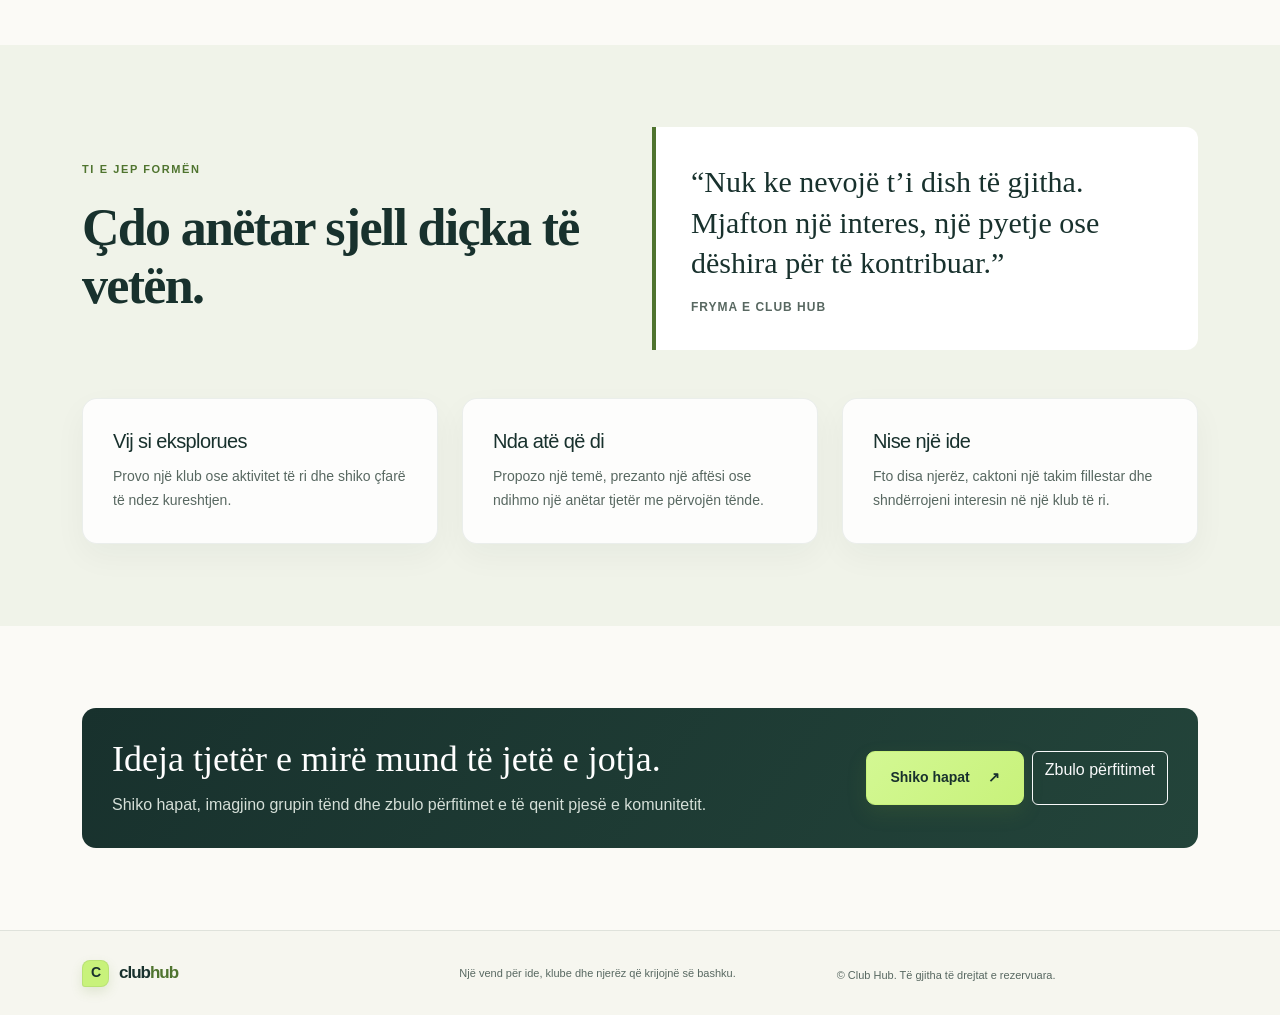
<file: clubhub.html>
<!DOCTYPE html>
<html lang="sq">
<head>
  <meta charset="utf-8">
  <meta name="viewport" content="width=device-width, initial-scale=1">
  <meta name="description" content="Mëso si funksionon Club Hub: klube sipas interesave, aktivitete të hapura dhe projekte të krijuara bashkë.">
  <meta name="theme-color" content="#fbfaf6">
  <meta property="og:type" content="website">
  <meta property="og:locale" content="sq_AL">
  <meta property="og:site_name" content="Club Hub">
  <meta property="og:title" content="Si funksionon Club Hub">
  <meta property="og:description" content="Zbulo si interesat e përbashkëta kthehen në klube, takime dhe projekte të krijuara së bashku.">
  <meta name="twitter:card" content="summary">
  <title>Si funksionon Club Hub — Club Hub</title>
  <link href="https://cdn.jsdelivr.net/npm/bootstrap@5.3.8/dist/css/bootstrap.min.css" rel="stylesheet" integrity="sha384-sRIl4kxILFvY47J16cr9ZwB07vP4J8+LH7qKQnuqkuIAvNWLzeN8tE5YBujZqJLB" crossorigin="anonymous">
  <link rel="stylesheet" href="style.css">
</head>
<body>
  <a class="skip-link" href="#main-content">Kalo te përmbajtja</a>
  <header class="site-header">
    <nav class="navbar navbar-expand-lg">
      <div class="container">
        <a class="navbar-brand brand" href="index.html" aria-label="Club Hub, faqja kryesore"><span class="brand-mark" aria-hidden="true">C</span><span>club<span class="brand-accent">hub</span></span></a>
        <button class="navbar-toggler" type="button" data-bs-toggle="collapse" data-bs-target="#main-navigation" aria-controls="main-navigation" aria-expanded="false" aria-label="Hap ose mbyll navigimin"><span class="navbar-toggler-icon"></span></button>
        <div class="collapse navbar-collapse" id="main-navigation">
          <ul class="navbar-nav ms-lg-auto align-items-lg-center gap-lg-4">
            <li class="nav-item"><a class="nav-link site-nav-link" aria-current="page" href="clubhub.html">Si funksionon</a></li>
            <li class="nav-item"><a class="nav-link site-nav-link" href="club-journey.html">Hapat tanë</a></li>
            <li class="nav-item"><a class="nav-link site-nav-link" href="benefits.html">Përfitimet</a></li>
            <li class="nav-item"><a class="btn button button-small nav-cta" href="index.html#contact">Bashkohu me ne <span aria-hidden="true">↗</span></a></li>
          </ul>
        </div>
      </div>
    </nav>
  </header>

  <main id="main-content">
    <section class="detail-hero">
      <div class="container">
        <p class="eyebrow detail-eyebrow"><span class="eyebrow-dot" aria-hidden="true"></span> Njohuri që marrin formë</p>
        <h1>Një ide e jotja.<br><span>Një komunitet pas saj.</span></h1>
        <p class="lead">Club Hub është një pikë takimi ku njerëzit gjejnë klubet që u përshtaten, provojnë interesa të reja dhe ndërtojnë gjëra së bashku.</p>
        <a class="btn button" href="club-journey.html">Shiko rrugën nga ideja te klubi <span aria-hidden="true">↗</span></a>
      </div>
    </section>

    <section class="detail-section" aria-labelledby="model-title">
      <div class="container">
        <div class="row g-4 g-lg-5 align-items-center">
          <div class="col-12 col-lg-5">
            <p class="eyebrow">Mënyra jonë</p>
            <h2 class="section-title" id="model-title">Jo thjesht një kalendar aktivitetesh.</h2>
          </div>
          <div class="col-12 col-lg-7 detail-copy">
            <p class="lead">Club Hub është një komunitet që ndërtohet nga vetë anëtarët. Çdokush mund të vijë me një interes, të gjejë të tjerë që e ndajnë dhe ta kthejë në klub, takim ose projekt.</p>
            <p>Në vend që të jesh vetëm spektator, mund të mësosh nga të tjerët, të ndihmosh në organizim dhe të provosh idetë në një ambient mbështetës. Klubet mund të rriten e të ndryshojnë bashkë me interesat e komunitetit.</p>
          </div>
        </div>
      </div>
    </section>

    <section class="detail-section" aria-labelledby="club-types-title">
      <div class="container">
        <div class="row align-items-end g-3 section-heading">
          <div class="col-12 col-lg-8">
            <p class="eyebrow">Gjej vendin tënd</p>
            <h2 class="section-title" id="club-types-title">Çfarë mund të ndodhë brenda Club Hub?</h2>
          </div>
          <div class="col-12 col-lg-4"><p class="section-intro">Klubet nisin nga kurioziteti. Ja disa formate që anëtarët mund të krijojnë.</p></div>
        </div>
        <div class="row g-4">
          <div class="col-12 col-md-6 col-lg-4"><article class="detail-card"><span class="detail-card-number">01</span><h3>Klube sipas interesit</h3><p>Grupe të vogla rreth temave si teknologjia, fotografia, leximi, dizajni apo sipërmarrja. Anëtarët zgjedhin ritmin dhe temën e takimeve.</p></article></div>
          <div class="col-12 col-md-6 col-lg-4"><article class="detail-card"><span class="detail-card-number">02</span><h3>Takime që të përfshijnë</h3><p>Sesione ku provohet diçka konkrete: një mini-workshop, një sfidë krijuese, një diskutim ose një prezantim i shkurtër nga një anëtar.</p></article></div>
          <div class="col-12 col-md-6 col-lg-4"><article class="detail-card"><span class="detail-card-number">03</span><h3>Projekte me ekip</h3><p>Mbledh njerëz me aftësi dhe këndvështrime të ndryshme për të punuar mbi një ide, për të mësuar gjatë procesit dhe për ta ndarë rezultatin.</p></article></div>
        </div>
      </div>
    </section>

    <section class="detail-section" aria-labelledby="member-title">
      <div class="container">
        <div class="row g-4 align-items-center">
          <div class="col-12 col-lg-6">
            <p class="eyebrow">Ti e jep formën</p>
            <h2 class="section-title" id="member-title">Çdo anëtar sjell diçka të vetën.</h2>
          </div>
          <div class="col-12 col-lg-6">
            <blockquote class="detail-quote">
              “Nuk ke nevojë t’i dish të gjitha. Mjafton një interes, një pyetje ose dëshira për të kontribuar.”
              <cite>Fryma e Club Hub</cite>
            </blockquote>
          </div>
        </div>
        <div class="row g-4 mt-2">
          <div class="col-12 col-md-4"><article class="detail-card"><h3>Vij si eksplorues</h3><p>Provo një klub ose aktivitet të ri dhe shiko çfarë të ndez kureshtjen.</p></article></div>
          <div class="col-12 col-md-4"><article class="detail-card"><h3>Nda atë që di</h3><p>Propozo një temë, prezanto një aftësi ose ndihmo një anëtar tjetër me përvojën tënde.</p></article></div>
          <div class="col-12 col-md-4"><article class="detail-card"><h3>Nise një ide</h3><p>Fto disa njerëz, caktoni një takim fillestar dhe shndërrojeni interesin në një klub të ri.</p></article></div>
        </div>
      </div>
    </section>

    <section class="detail-section">
      <div class="container">
        <div class="detail-callout d-flex flex-column flex-lg-row align-items-lg-center justify-content-between gap-4">
          <div><h2>Ideja tjetër e mirë mund të jetë e jotja.</h2><p>Shiko hapat, imagjino grupin tënd dhe zbulo përfitimet e të qenit pjesë e komunitetit.</p></div>
          <div class="d-flex flex-wrap gap-2"><a class="btn button" href="club-journey.html">Shiko hapat <span aria-hidden="true">↗</span></a><a class="btn btn-outline-light" href="benefits.html">Zbulo përfitimet</a></div>
        </div>
      </div>
    </section>
  </main>

  <footer class="site-footer"><div class="container"><div class="row align-items-center g-3 footer-content"><div class="col-12 col-md-4"><a class="brand footer-brand" href="index.html"><span class="brand-mark" aria-hidden="true">C</span><span>club<span class="brand-accent">hub</span></span></a></div><div class="col-12 col-md-4"><p>Një vend për ide, klube dhe njerëz që krijojnë së bashku.</p></div><div class="col-12 col-md-4"><span class="footer-copy">© Club Hub. Të gjitha të drejtat e rezervuara.</span></div></div></div></footer>
  <script src="https://cdn.jsdelivr.net/npm/bootstrap@5.3.8/dist/js/bootstrap.bundle.min.js" integrity="sha384-FKyoEForCGlyvwx9Hj09JcYn3nv7wiPVlz7YYwJrWVcXK/BmnVDxM+D2scQbITxI" crossorigin="anonymous"></script>
</body>
</html>
</file>
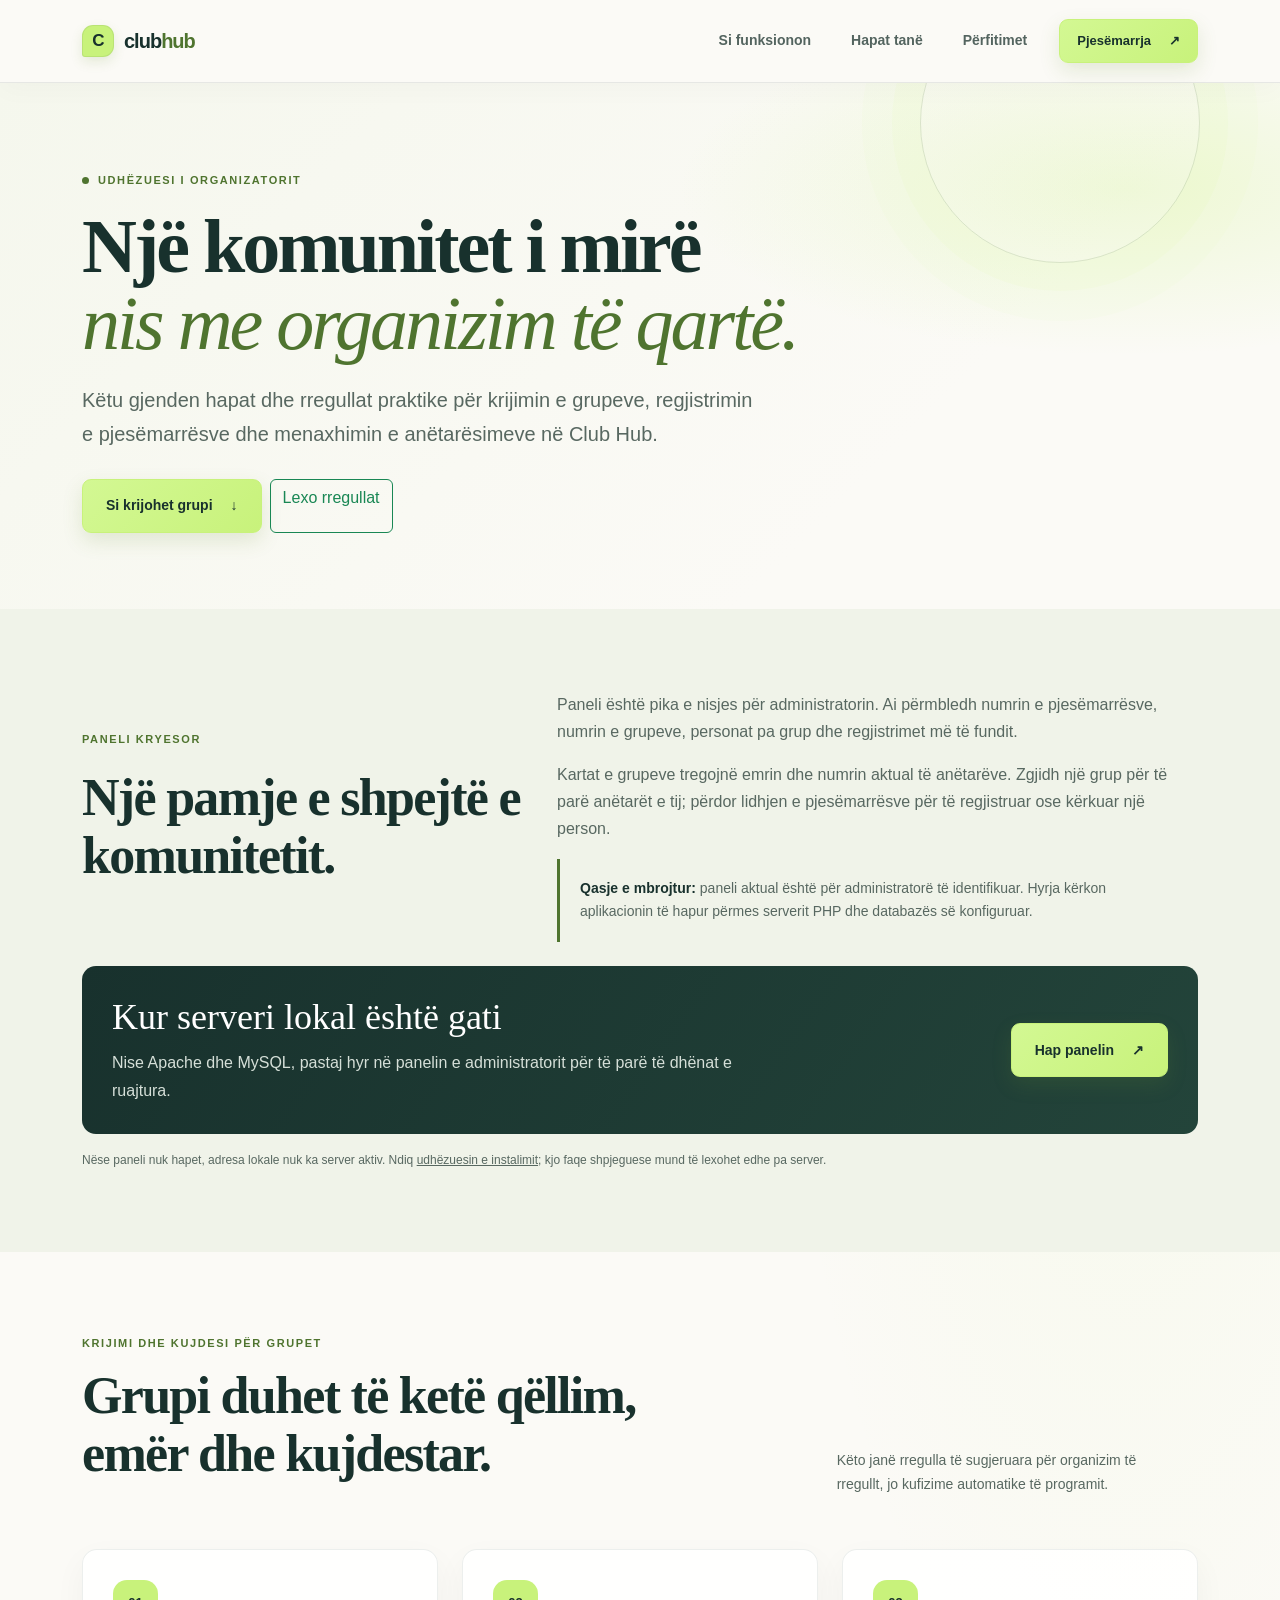
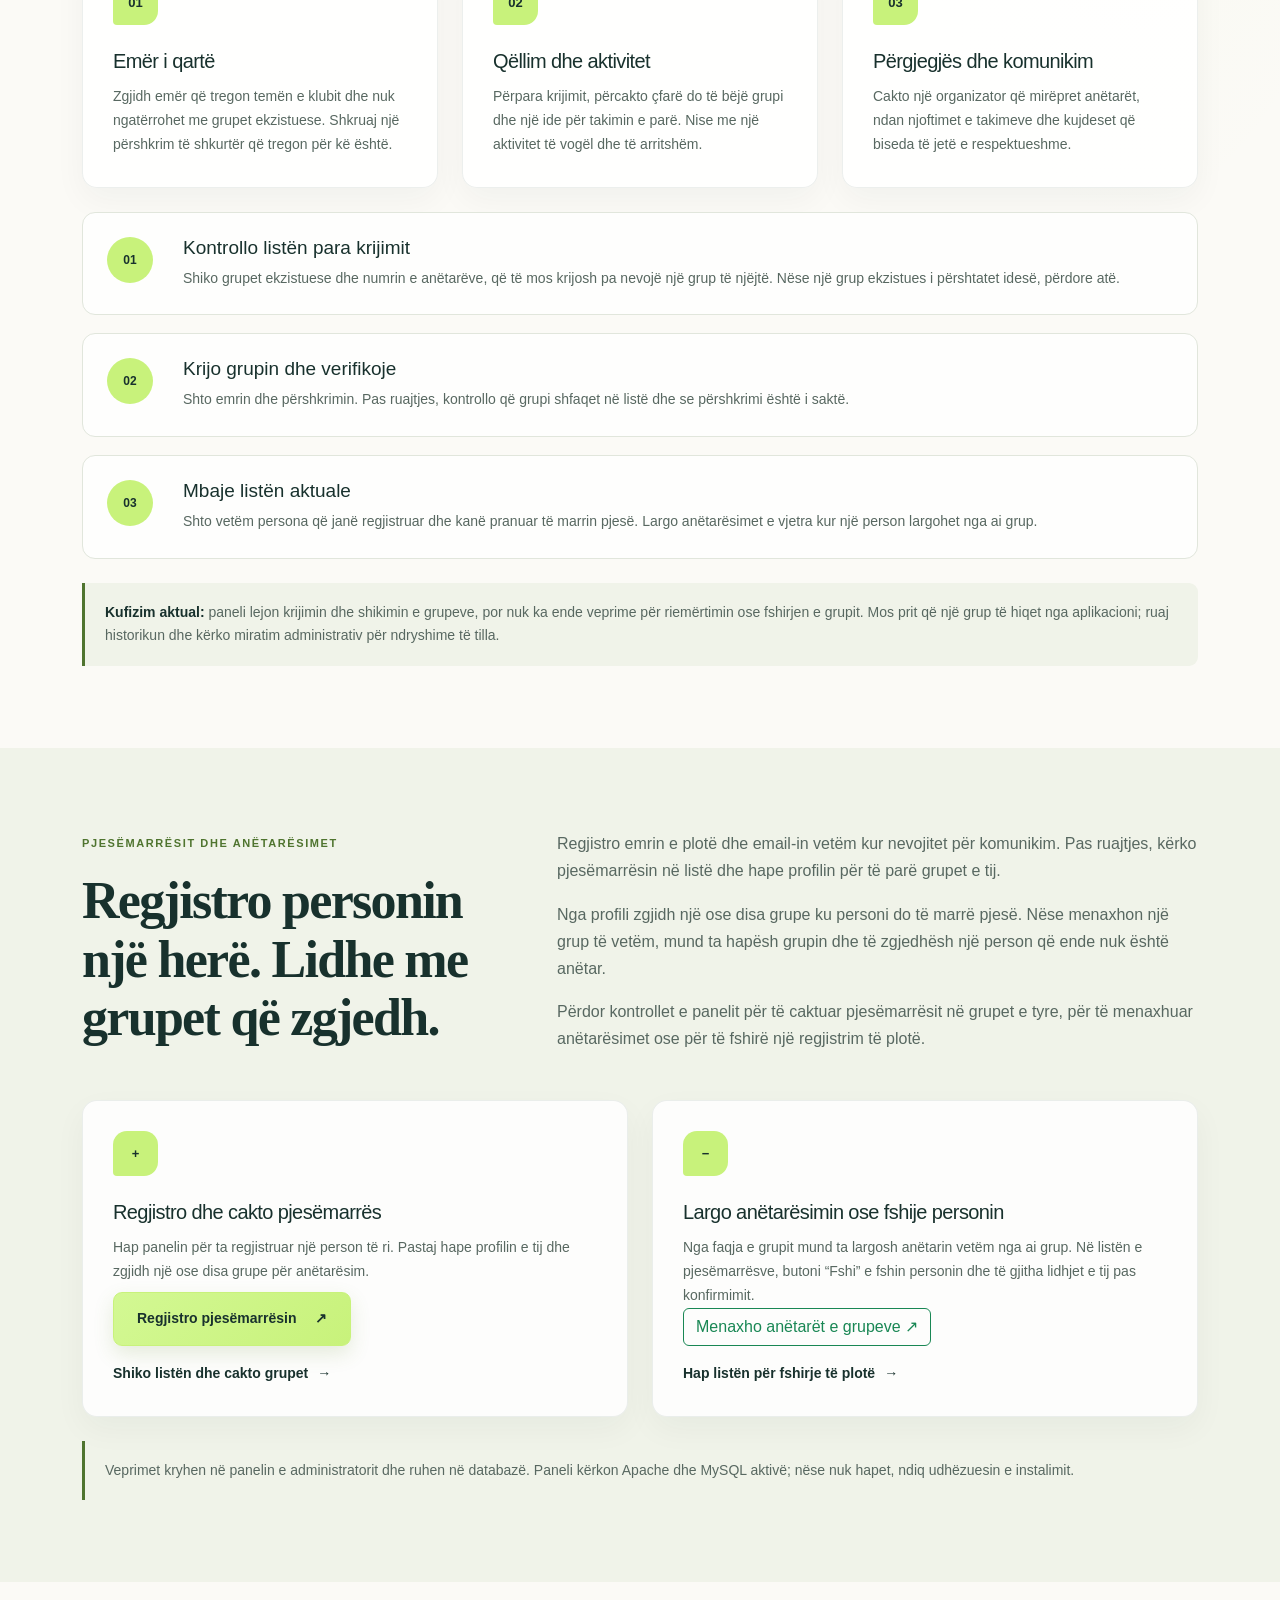
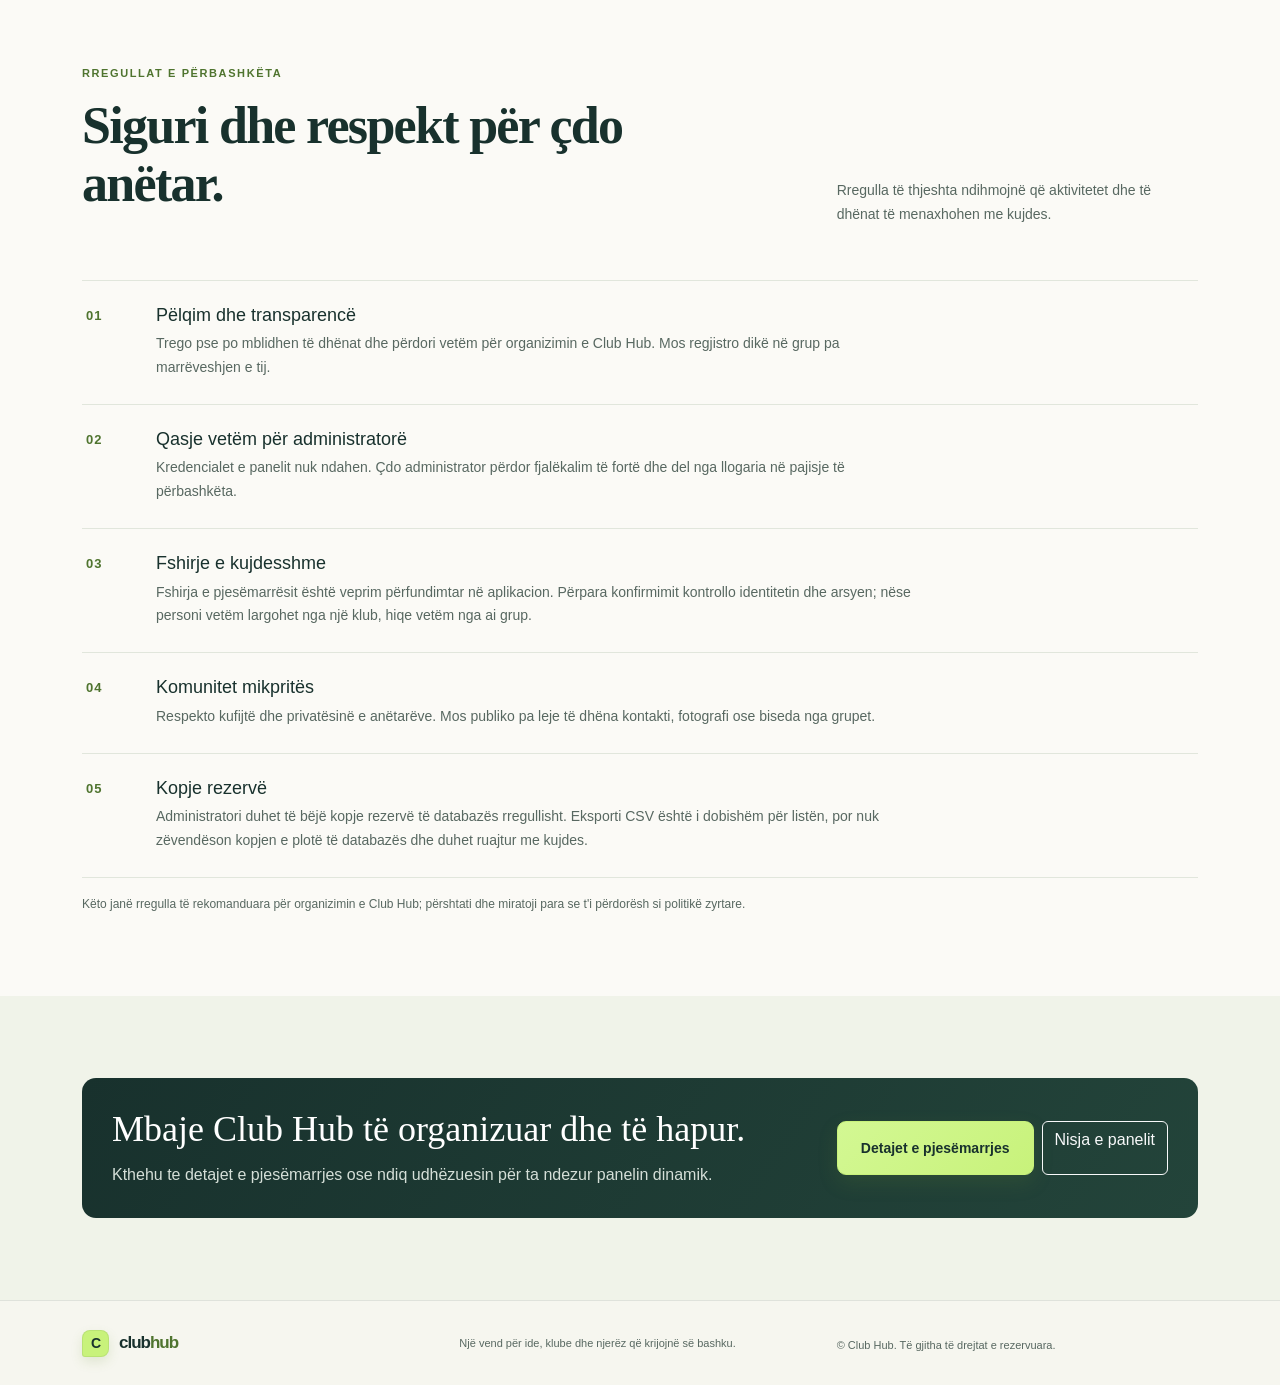
<file: menaxhimi.html>
<!DOCTYPE html>
<html lang="sq">
<head>
  <meta charset="utf-8">
  <meta name="viewport" content="width=device-width, initial-scale=1">
  <meta name="description" content="Udhëzues praktik për panelin Club Hub: grupet, pjesëmarrësit, anëtarësimet dhe rregullat e menaxhimit.">
  <meta name="theme-color" content="#fbfaf6">
  <meta property="og:type" content="website">
  <meta property="og:locale" content="sq_AL">
  <meta property="og:site_name" content="Club Hub">
  <meta property="og:title" content="Udhëzuesi i menaxhimit — Club Hub">
  <meta property="og:description" content="Udhëzime për organizimin e grupeve, pjesëmarrësve dhe anëtarësimeve në Club Hub.">
  <meta name="twitter:card" content="summary">
  <title>Udhëzuesi i menaxhimit — Club Hub</title>
  <link href="https://cdn.jsdelivr.net/npm/bootstrap@5.3.8/dist/css/bootstrap.min.css" rel="stylesheet" integrity="sha384-sRIl4kxILFvY47J16cr9ZwB07vP4J8+LH7qKQnuqkuIAvNWLzeN8tE5YBujZqJLB" crossorigin="anonymous">
  <link rel="stylesheet" href="style.css">
</head>
<body>
  <a class="skip-link" href="#main-content">Kalo te përmbajtja</a>
  <header class="site-header">
    <nav class="navbar navbar-expand-lg">
      <div class="container">
        <a class="navbar-brand brand" href="index.html" aria-label="Club Hub, faqja kryesore">
          <span class="brand-mark" aria-hidden="true">C</span>
          <span>club<span class="brand-accent">hub</span></span>
        </a>
        <button class="navbar-toggler" type="button" data-bs-toggle="collapse" data-bs-target="#main-navigation" aria-controls="main-navigation" aria-expanded="false" aria-label="Hap ose mbyll navigimin">
          <span class="navbar-toggler-icon"></span>
        </button>
        <div class="collapse navbar-collapse" id="main-navigation">
          <ul class="navbar-nav ms-lg-auto align-items-lg-center gap-lg-4">
            <li class="nav-item"><a class="nav-link site-nav-link" href="clubhub.html">Si funksionon</a></li>
            <li class="nav-item"><a class="nav-link site-nav-link" href="club-journey.html">Hapat tanë</a></li>
            <li class="nav-item"><a class="nav-link site-nav-link" href="benefits.html">Përfitimet</a></li>
            <li class="nav-item"><a class="btn button button-small nav-cta" href="pjesemarrja.html">Pjesëmarrja <span aria-hidden="true">↗</span></a></li>
          </ul>
        </div>
      </div>
    </nav>
  </header>

  <main id="main-content">
    <section class="detail-hero">
      <div class="container">
        <p class="eyebrow detail-eyebrow"><span class="eyebrow-dot" aria-hidden="true"></span> Udhëzuesi i organizatorit</p>
        <h1>Një komunitet i mirë<br><span>nis me organizim të qartë.</span></h1>
        <p class="lead">Këtu gjenden hapat dhe rregullat praktike për krijimin e grupeve, regjistrimin e pjesëmarrësve dhe menaxhimin e anëtarësimeve në Club Hub.</p>
        <div class="d-flex flex-wrap gap-2">
          <a class="btn button" href="#groups">Si krijohet grupi <span aria-hidden="true">↓</span></a>
          <a class="btn btn-outline-success" href="#rules">Lexo rregullat</a>
        </div>
      </div>
    </section>

    <section class="detail-section" id="dashboard" aria-labelledby="dashboard-title">
      <div class="container">
        <div class="row g-4 align-items-center">
          <div class="col-12 col-lg-5">
            <p class="eyebrow">Paneli kryesor</p>
            <h2 class="section-title" id="dashboard-title">Një pamje e shpejtë e komunitetit.</h2>
          </div>
          <div class="col-12 col-lg-7 detail-copy">
            <p>Paneli është pika e nisjes për administratorin. Ai përmbledh numrin e pjesëmarrësve, numrin e grupeve, personat pa grup dhe regjistrimet më të fundit.</p>
            <p>Kartat e grupeve tregojnë emrin dhe numrin aktual të anëtarëve. Zgjidh një grup për të parë anëtarët e tij; përdor lidhjen e pjesëmarrësve për të regjistruar ose kërkuar një person.</p>
            <div class="detail-note">
              <strong>Qasje e mbrojtur:</strong> paneli aktual është për administratorë të identifikuar. Hyrja kërkon aplikacionin të hapur përmes serverit PHP dhe databazës së konfiguruar.
            </div>
          </div>
        </div>
        <div class="detail-callout mt-4 d-flex flex-column flex-lg-row align-items-lg-center justify-content-between gap-4">
          <div><h2>Kur serveri lokal është gati</h2><p>Nise Apache dhe MySQL, pastaj hyr në panelin e administratorit për të parë të dhënat e ruajtura.</p></div>
          <a class="btn button" href="ADMIN_GUIDE.md" data-admin-path="index.php">Hap panelin <span aria-hidden="true">↗</span></a>
        </div>
        <p class="detail-footnote mt-3 mb-0">Nëse paneli nuk hapet, adresa lokale nuk ka server aktiv. Ndiq <a href="ADMIN_GUIDE.md">udhëzuesin e instalimit</a>; kjo faqe shpjeguese mund të lexohet edhe pa server.</p>
      </div>
    </section>

    <section class="detail-section" id="groups" aria-labelledby="groups-title">
      <div class="container">
        <div class="row align-items-end g-3 section-heading">
          <div class="col-12 col-lg-8"><p class="eyebrow">Krijimi dhe kujdesi për grupet</p><h2 class="section-title" id="groups-title">Grupi duhet të ketë qëllim, emër dhe kujdestar.</h2></div>
          <div class="col-12 col-lg-4"><p class="section-intro">Këto janë rregulla të sugjeruara për organizim të rregullt, jo kufizime automatike të programit.</p></div>
        </div>
        <div class="row g-4">
          <div class="col-12 col-md-6 col-lg-4"><article class="detail-card"><span class="detail-card-number">01</span><h3>Emër i qartë</h3><p>Zgjidh emër që tregon temën e klubit dhe nuk ngatërrohet me grupet ekzistuese. Shkruaj një përshkrim të shkurtër që tregon për kë është.</p></article></div>
          <div class="col-12 col-md-6 col-lg-4"><article class="detail-card"><span class="detail-card-number">02</span><h3>Qëllim dhe aktivitet</h3><p>Përpara krijimit, përcakto çfarë do të bëjë grupi dhe një ide për takimin e parë. Nise me një aktivitet të vogël dhe të arritshëm.</p></article></div>
          <div class="col-12 col-md-6 col-lg-4"><article class="detail-card"><span class="detail-card-number">03</span><h3>Përgjegjës dhe komunikim</h3><p>Cakto një organizator që mirëpret anëtarët, ndan njoftimet e takimeve dhe kujdeset që biseda të jetë e respektueshme.</p></article></div>
        </div>
        <ol class="detail-steps mt-4">
          <li class="detail-step"><div><h3>Kontrollo listën para krijimit</h3><p>Shiko grupet ekzistuese dhe numrin e anëtarëve, që të mos krijosh pa nevojë një grup të njëjtë. Nëse një grup ekzistues i përshtatet idesë, përdore atë.</p></div></li>
          <li class="detail-step"><div><h3>Krijo grupin dhe verifikoje</h3><p>Shto emrin dhe përshkrimin. Pas ruajtjes, kontrollo që grupi shfaqet në listë dhe se përshkrimi është i saktë.</p></div></li>
          <li class="detail-step"><div><h3>Mbaje listën aktuale</h3><p>Shto vetëm persona që janë regjistruar dhe kanë pranuar të marrin pjesë. Largo anëtarësimet e vjetra kur një person largohet nga ai grup.</p></div></li>
        </ol>
        <div class="detail-note mt-4"><strong>Kufizim aktual:</strong> paneli lejon krijimin dhe shikimin e grupeve, por nuk ka ende veprime për riemërtimin ose fshirjen e grupit. Mos prit që një grup të hiqet nga aplikacioni; ruaj historikun dhe kërko miratim administrativ për ndryshime të tilla.</div>
      </div>
    </section>

    <section class="detail-section" id="members" aria-labelledby="members-title">
      <div class="container">
        <div class="row g-4 align-items-center">
          <div class="col-12 col-lg-5"><p class="eyebrow">Pjesëmarrësit dhe anëtarësimet</p><h2 class="section-title" id="members-title">Regjistro personin një herë. Lidhe me grupet që zgjedh.</h2></div>
          <div class="col-12 col-lg-7 detail-copy">
            <p>Regjistro emrin e plotë dhe email-in vetëm kur nevojitet për komunikim. Pas ruajtjes, kërko pjesëmarrësin në listë dhe hape profilin për të parë grupet e tij.</p>
            <p>Nga profili zgjidh një ose disa grupe ku personi do të marrë pjesë. Nëse menaxhon një grup të vetëm, mund ta hapësh grupin dhe të zgjedhësh një person që ende nuk është anëtar.</p>
            <p>Përdor kontrollet e panelit për të caktuar pjesëmarrësit në grupet e tyre, për të menaxhuar anëtarësimet ose për të fshirë një regjistrim të plotë.</p>
          </div>
        </div>
        <div class="row g-4 mt-2">
          <div class="col-12 col-lg-6">
            <article class="detail-card d-flex flex-column align-items-start">
              <span class="detail-card-number" aria-hidden="true">+</span>
              <h3>Regjistro dhe cakto pjesëmarrës</h3>
              <p>Hap panelin për ta regjistruar një person të ri. Pastaj hape profilin e tij dhe zgjidh një ose disa grupe për anëtarësim.</p>
              <a class="btn button mt-auto" href="ADMIN_GUIDE.md" data-admin-path="participants.php#participant-form">Regjistro pjesëmarrësin <span aria-hidden="true">↗</span></a>
              <a class="text-link mt-3" href="ADMIN_GUIDE.md" data-admin-path="participants.php">Shiko listën dhe cakto grupet <span aria-hidden="true">→</span></a>
            </article>
          </div>
          <div class="col-12 col-lg-6">
            <article class="detail-card d-flex flex-column align-items-start">
              <span class="detail-card-number" aria-hidden="true">−</span>
              <h3>Largo anëtarësimin ose fshije personin</h3>
              <p>Nga faqja e grupit mund ta largosh anëtarin vetëm nga ai grup. Në listën e pjesëmarrësve, butoni “Fshi” e fshin personin dhe të gjitha lidhjet e tij pas konfirmimit.</p>
              <a class="btn btn-outline-success mt-auto" href="ADMIN_GUIDE.md" data-admin-path="groups.php">Menaxho anëtarët e grupeve <span aria-hidden="true">↗</span></a>
              <a class="text-link mt-3" href="ADMIN_GUIDE.md" data-admin-path="participants.php">Hap listën për fshirje të plotë <span aria-hidden="true">→</span></a>
            </article>
          </div>
        </div>
        <div class="detail-note mt-4">
          Veprimet kryhen në panelin e administratorit dhe ruhen në databazë. Paneli kërkon Apache dhe MySQL aktivë; nëse nuk hapet, ndiq udhëzuesin e instalimit.
        </div>
      </div>
    </section>

    <section class="detail-section" id="rules" aria-labelledby="rules-title">
      <div class="container">
        <div class="row align-items-end g-3 section-heading">
          <div class="col-12 col-lg-8"><p class="eyebrow">Rregullat e përbashkëta</p><h2 class="section-title" id="rules-title">Siguri dhe respekt për çdo anëtar.</h2></div>
          <div class="col-12 col-lg-4"><p class="section-intro">Rregulla të thjeshta ndihmojnë që aktivitetet dhe të dhënat të menaxhohen me kujdes.</p></div>
        </div>
        <div class="rules-list">
          <article class="rule-row"><span>01</span><div><h3>Pëlqim dhe transparencë</h3><p>Trego pse po mblidhen të dhënat dhe përdori vetëm për organizimin e Club Hub. Mos regjistro dikë në grup pa marrëveshjen e tij.</p></div></article>
          <article class="rule-row"><span>02</span><div><h3>Qasje vetëm për administratorë</h3><p>Kredencialet e panelit nuk ndahen. Çdo administrator përdor fjalëkalim të fortë dhe del nga llogaria në pajisje të përbashkëta.</p></div></article>
          <article class="rule-row"><span>03</span><div><h3>Fshirje e kujdesshme</h3><p>Fshirja e pjesëmarrësit është veprim përfundimtar në aplikacion. Përpara konfirmimit kontrollo identitetin dhe arsyen; nëse personi vetëm largohet nga një klub, hiqe vetëm nga ai grup.</p></div></article>
          <article class="rule-row"><span>04</span><div><h3>Komunitet mikpritës</h3><p>Respekto kufijtë dhe privatësinë e anëtarëve. Mos publiko pa leje të dhëna kontakti, fotografi ose biseda nga grupet.</p></div></article>
          <article class="rule-row"><span>05</span><div><h3>Kopje rezervë</h3><p>Administratori duhet të bëjë kopje rezervë të databazës rregullisht. Eksporti CSV është i dobishëm për listën, por nuk zëvendëson kopjen e plotë të databazës dhe duhet ruajtur me kujdes.</p></div></article>
        </div>
        <p class="detail-footnote mt-3 mb-0">Këto janë rregulla të rekomanduara për organizimin e Club Hub; përshtati dhe miratoji para se t'i përdorësh si politikë zyrtare.</p>
      </div>
    </section>

    <section class="detail-section">
      <div class="container">
        <div class="detail-callout d-flex flex-column flex-lg-row align-items-lg-center justify-content-between gap-4">
          <div><h2>Mbaje Club Hub të organizuar dhe të hapur.</h2><p>Kthehu te detajet e pjesëmarrjes ose ndiq udhëzuesin për ta ndezur panelin dinamik.</p></div>
          <div class="d-flex flex-wrap gap-2"><a class="btn button" href="pjesemarrja.html">Detajet e pjesëmarrjes</a><a class="btn btn-outline-light" href="ADMIN_GUIDE.md">Nisja e panelit</a></div>
        </div>
      </div>
    </section>
  </main>

  <footer class="site-footer">
    <div class="container">
      <div class="row align-items-center g-3 footer-content">
        <div class="col-12 col-md-4"><a class="brand footer-brand" href="index.html"><span class="brand-mark" aria-hidden="true">C</span><span>club<span class="brand-accent">hub</span></span></a></div>
        <div class="col-12 col-md-4"><p>Një vend për ide, klube dhe njerëz që krijojnë së bashku.</p></div>
        <div class="col-12 col-md-4"><span class="footer-copy">© Club Hub. Të gjitha të drejtat e rezervuara.</span></div>
      </div>
    </div>
  </footer>

  <div class="modal fade" id="panel-unavailable" tabindex="-1" aria-labelledby="panel-unavailable-title" aria-hidden="true">
    <div class="modal-dialog modal-dialog-centered">
      <div class="modal-content">
        <div class="modal-header">
          <h2 class="modal-title fs-5" id="panel-unavailable-title">Po kontrollo panelin e menaxhimit</h2>
          <button type="button" class="btn-close" data-bs-dismiss="modal" aria-label="Mbyll"></button>
        </div>
        <div class="modal-body">
          <p class="mb-2" id="panel-unavailable-message" role="status" aria-live="polite">Po kontrolloj nëse Apache dhe PHP janë duke punuar...</p>
          <p class="mb-0" id="panel-unavailable-help">Nëse serveri përgjigjet, faqja përkatëse do të hapet menjëherë.</p>
        </div>
        <div class="modal-footer">
          <a class="btn btn-outline-success" href="ADMIN_GUIDE.md">Udhëzuesi i nisjes</a>
          <button type="button" class="btn button" data-bs-dismiss="modal">Në rregull</button>
        </div>
      </div>
    </div>
  </div>

  <script src="https://cdn.jsdelivr.net/npm/bootstrap@5.3.8/dist/js/bootstrap.bundle.min.js" integrity="sha384-FKyoEForCGlyvwx9Hj09JcYn3nv7wiPVlz7YYwJrWVcXK/BmnVDxM+D2scQbITxI" crossorigin="anonymous"></script>
  <script>
    document.querySelectorAll('[data-admin-path]').forEach(function (link) {
      link.addEventListener('click', function (event) {
        event.preventDefault();

        var appPath = link.getAttribute('data-admin-path');
        var appUrl = window.location.protocol === 'file:'
          ? new URL(appPath, 'http://localhost/ClubHub/')
          : new URL(appPath, window.location.href);
        var timeout = new AbortController();
        var timeoutId = window.setTimeout(function () {
          timeout.abort();
        }, 5000);
        var panelModal = document.getElementById('panel-unavailable');
        var panelTitle = document.getElementById('panel-unavailable-title');
        var panelMessage = document.getElementById('panel-unavailable-message');
        var panelHelp = document.getElementById('panel-unavailable-help');

        fetch(appUrl.href, {
          method: 'GET',
          mode: window.location.protocol === 'file:' ? 'no-cors' : 'same-origin',
          cache: 'no-store',
          credentials: window.location.protocol === 'file:' ? 'omit' : 'same-origin',
          signal: timeout.signal
        }).then(function (response) {
          if (response.type === 'opaque') {
            window.location.href = appUrl.href;
            return;
          }

          return response.text().then(function (body) {
            var contentType = response.headers.get('content-type') || '';
            if (!response.ok || /^\s*<\?php/i.test(body) || /x-httpd-php/i.test(contentType)) {
              throw new Error('PHP server is unavailable or is not processing PHP.');
            }
            window.location.href = appUrl.href;
          });
        }).catch(function () {
          panelTitle.textContent = 'Paneli i menaxhimit nuk është i disponueshëm';
          if (window.location.protocol !== 'file:') {
            panelMessage.textContent = 'Serveri nuk po e përpunon PHP-në. Lidhja nuk u hap, që kodi të mos shfaqet si tekst.';
          } else {
            panelMessage.textContent = 'Nuk u gjet server aktiv te http://localhost/ClubHub.';
          }
          panelHelp.textContent = 'Nise Apache dhe MySQL në XAMPP, vendose folderin ClubHub brenda htdocs, pastaj provo sërish. Nuk nevojitet ta hapësh skedarin PHP drejtpërdrejt.';
          if (!window.bootstrap || !window.bootstrap.Modal) {
            window.location.assign('ADMIN_GUIDE.md');
          }
        }).finally(function () {
          window.clearTimeout(timeoutId);
        });
      });
    });
  </script>
</body>
</html>
</file>
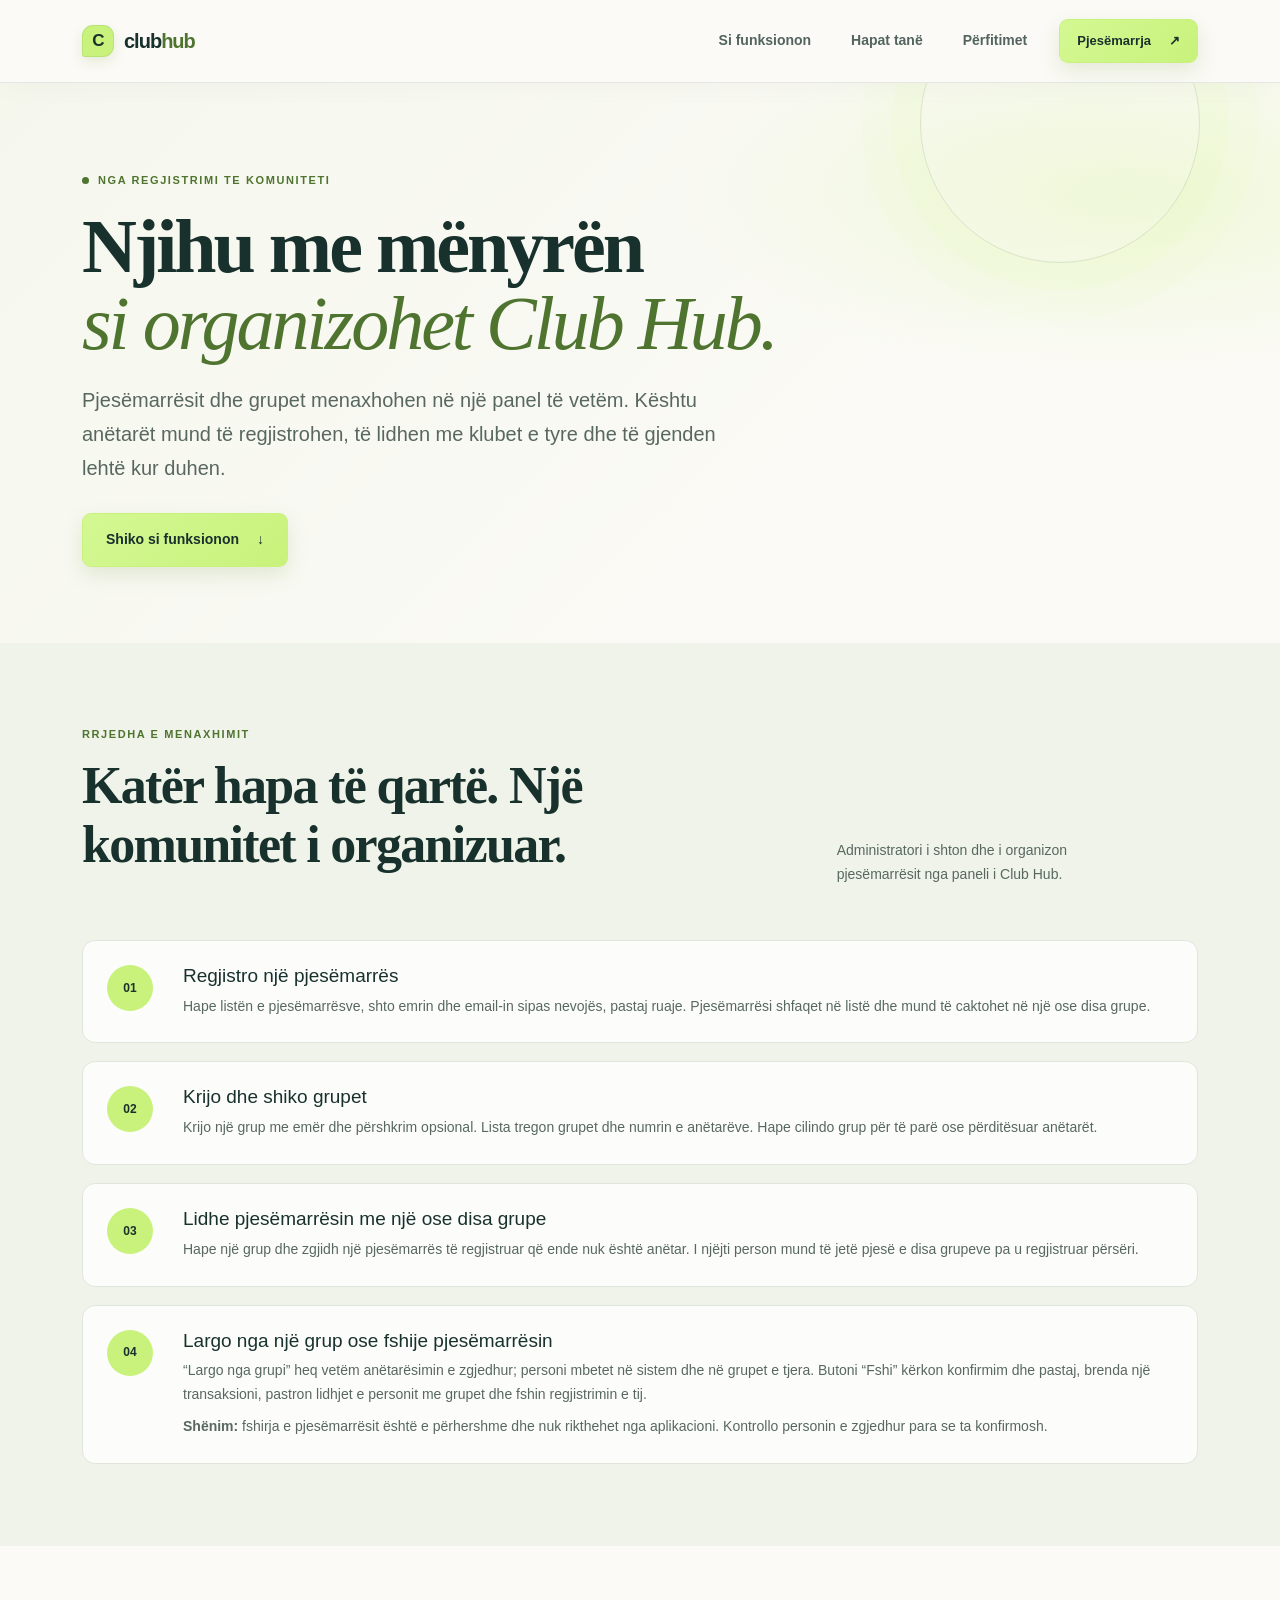
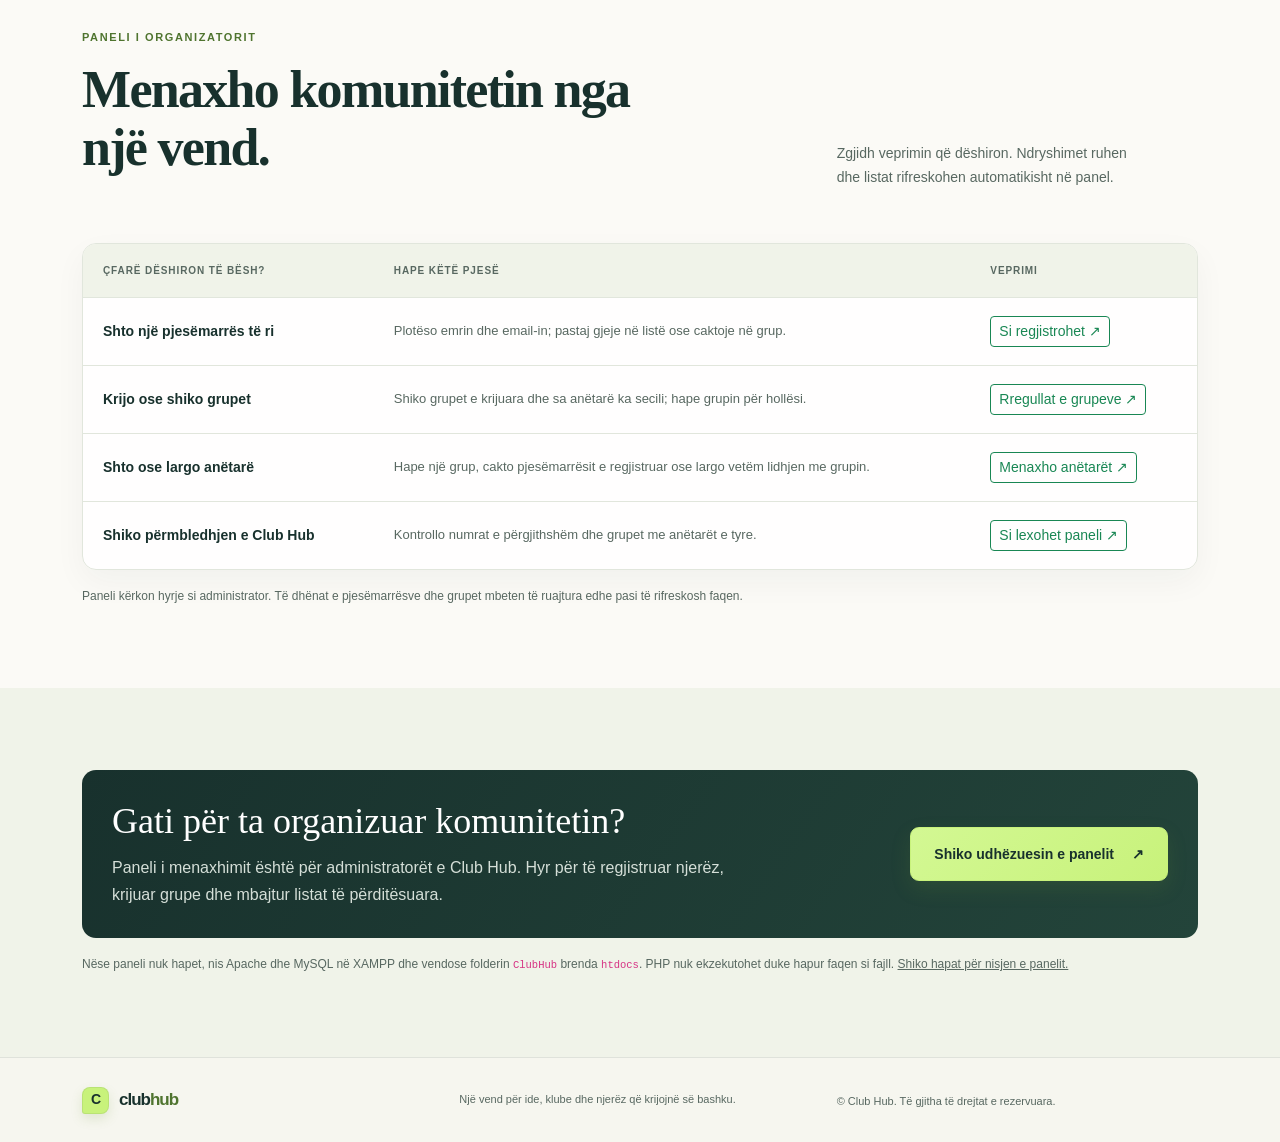
<file: pjesemarrja.html>
<!DOCTYPE html>
<html lang="sq">
<head>
  <meta charset="utf-8">
  <meta name="viewport" content="width=device-width, initial-scale=1">
  <meta name="description" content="Mëso si regjistrohen pjesëmarrësit, krijohen grupet dhe ruhen anëtarësimet në Club Hub.">
  <meta name="theme-color" content="#fbfaf6">
  <meta property="og:type" content="website">
  <meta property="og:locale" content="sq_AL">
  <meta property="og:site_name" content="Club Hub">
  <meta property="og:title" content="Detajet e pjesëmarrjes — Club Hub">
  <meta property="og:description" content="Një udhëzues i qartë për pjesëmarrësit, grupet dhe organizimin e komunitetit Club Hub.">
  <meta name="twitter:card" content="summary">
  <title>Detajet e pjesëmarrjes — Club Hub</title>
  <link href="https://cdn.jsdelivr.net/npm/bootstrap@5.3.8/dist/css/bootstrap.min.css" rel="stylesheet" integrity="sha384-sRIl4kxILFvY47J16cr9ZwB07vP4J8+LH7qKQnuqkuIAvNWLzeN8tE5YBujZqJLB" crossorigin="anonymous">
  <link rel="stylesheet" href="style.css">
</head>
<body>
  <a class="skip-link" href="#main-content">Kalo te përmbajtja</a>

  <header class="site-header">
    <nav class="navbar navbar-expand-lg">
      <div class="container">
        <a class="navbar-brand brand" href="index.html" aria-label="Club Hub, faqja kryesore">
          <span class="brand-mark" aria-hidden="true">C</span>
          <span>club<span class="brand-accent">hub</span></span>
        </a>
        <button class="navbar-toggler" type="button" data-bs-toggle="collapse" data-bs-target="#main-navigation" aria-controls="main-navigation" aria-expanded="false" aria-label="Hap ose mbyll navigimin">
          <span class="navbar-toggler-icon"></span>
        </button>
        <div class="collapse navbar-collapse" id="main-navigation">
          <ul class="navbar-nav ms-lg-auto align-items-lg-center gap-lg-4">
            <li class="nav-item"><a class="nav-link site-nav-link" href="clubhub.html">Si funksionon</a></li>
            <li class="nav-item"><a class="nav-link site-nav-link" href="club-journey.html">Hapat tanë</a></li>
            <li class="nav-item"><a class="nav-link site-nav-link" href="benefits.html">Përfitimet</a></li>
            <li class="nav-item"><a class="btn button button-small nav-cta" aria-current="page" href="pjesemarrja.html">Pjesëmarrja <span aria-hidden="true">↗</span></a></li>
          </ul>
        </div>
      </div>
    </nav>
  </header>

  <main id="main-content">
    <section class="detail-hero">
      <div class="container">
        <p class="eyebrow detail-eyebrow"><span class="eyebrow-dot" aria-hidden="true"></span> Nga regjistrimi te komuniteti</p>
        <h1>Njihu me mënyrën<br><span>si organizohet Club Hub.</span></h1>
        <p class="lead">Pjesëmarrësit dhe grupet menaxhohen në një panel të vetëm. Kështu anëtarët mund të regjistrohen, të lidhen me klubet e tyre dhe të gjenden lehtë kur duhen.</p>
        <a class="btn button" href="#rrjedha">Shiko si funksionon <span aria-hidden="true">↓</span></a>
      </div>
    </section>

    <section class="detail-section" id="rrjedha" aria-labelledby="flow-title">
      <div class="container">
        <div class="row align-items-end g-3 section-heading">
          <div class="col-12 col-lg-8">
            <p class="eyebrow">Rrjedha e menaxhimit</p>
            <h2 class="section-title" id="flow-title">Katër hapa të qartë. Një komunitet i organizuar.</h2>
          </div>
          <div class="col-12 col-lg-4">
            <p class="section-intro">Administratori i shton dhe i organizon pjesëmarrësit nga paneli i Club Hub.</p>
          </div>
        </div>

        <ol class="detail-steps">
          <li class="detail-step" id="regjistrimi">
            <div>
              <h3>Regjistro një pjesëmarrës</h3>
              <p>Hape listën e pjesëmarrësve, shto emrin dhe email-in sipas nevojës, pastaj ruaje. Pjesëmarrësi shfaqet në listë dhe mund të caktohet në një ose disa grupe.</p>
            </div>
          </li>
          <li class="detail-step" id="grupet">
            <div>
              <h3>Krijo dhe shiko grupet</h3>
              <p>Krijo një grup me emër dhe përshkrim opsional. Lista tregon grupet dhe numrin e anëtarëve. Hape cilindo grup për të parë ose përditësuar anëtarët.</p>
            </div>
          </li>
          <li class="detail-step" id="anetaresimi">
            <div>
              <h3>Lidhe pjesëmarrësin me një ose disa grupe</h3>
              <p>Hape një grup dhe zgjidh një pjesëmarrës të regjistruar që ende nuk është anëtar. I njëjti person mund të jetë pjesë e disa grupeve pa u regjistruar përsëri.</p>
            </div>
          </li>
          <li class="detail-step" id="fshirja">
            <div>
              <h3>Largo nga një grup ose fshije pjesëmarrësin</h3>
              <p>“Largo nga grupi” heq vetëm anëtarësimin e zgjedhur; personi mbetet në sistem dhe në grupet e tjera. Butoni “Fshi” kërkon konfirmim dhe pastaj, brenda një transaksioni, pastron lidhjet e personit me grupet dhe fshin regjistrimin e tij.</p>
              <p class="mt-2"><strong>Shënim:</strong> fshirja e pjesëmarrësit është e përhershme dhe nuk rikthehet nga aplikacioni. Kontrollo personin e zgjedhur para se ta konfirmosh.</p>
            </div>
          </li>
        </ol>
      </div>
    </section>

    <section class="detail-section" aria-labelledby="management-title">
      <div class="container">
        <div class="row align-items-end g-3 section-heading">
          <div class="col-12 col-lg-8">
            <p class="eyebrow">Paneli i organizatorit</p>
            <h2 class="section-title" id="management-title">Menaxho komunitetin nga një vend.</h2>
          </div>
          <div class="col-12 col-lg-4"><p class="section-intro">Zgjidh veprimin që dëshiron. Ndryshimet ruhen dhe listat rifreskohen automatikisht në panel.</p></div>
        </div>
        <div class="management-table-wrap">
          <table class="management-table">
            <thead>
              <tr><th scope="col">Çfarë dëshiron të bësh?</th><th scope="col">Hape këtë pjesë</th><th scope="col">Veprimi</th></tr>
            </thead>
            <tbody>
              <tr>
                <th scope="row">Shto një pjesëmarrës të ri</th>
                <td>Plotëso emrin dhe email-in; pastaj gjeje në listë ose caktoje në grup.</td>
                <td><a class="btn btn-sm btn-outline-success" href="menaxhimi.html#members">Si regjistrohet <span aria-hidden="true">↗</span></a></td>
              </tr>
              <tr>
                <th scope="row">Krijo ose shiko grupet</th>
                <td>Shiko grupet e krijuara dhe sa anëtarë ka secili; hape grupin për hollësi.</td>
                <td><a class="btn btn-sm btn-outline-success" href="menaxhimi.html#groups">Rregullat e grupeve <span aria-hidden="true">↗</span></a></td>
              </tr>
              <tr>
                <th scope="row">Shto ose largo anëtarë</th>
                <td>Hape një grup, cakto pjesëmarrësit e regjistruar ose largo vetëm lidhjen me grupin.</td>
                <td><a class="btn btn-sm btn-outline-success" href="menaxhimi.html#members">Menaxho anëtarët <span aria-hidden="true">↗</span></a></td>
              </tr>
              <tr>
                <th scope="row">Shiko përmbledhjen e Club Hub</th>
                <td>Kontrollo numrat e përgjithshëm dhe grupet me anëtarët e tyre.</td>
                <td><a class="btn btn-sm btn-outline-success" href="menaxhimi.html#dashboard">Si lexohet paneli <span aria-hidden="true">↗</span></a></td>
              </tr>
            </tbody>
          </table>
        </div>
        <p class="detail-footnote mt-3 mb-0">Paneli kërkon hyrje si administrator. Të dhënat e pjesëmarrësve dhe grupet mbeten të ruajtura edhe pasi të rifreskosh faqen.</p>
      </div>
    </section>

    <section class="detail-section">
      <div class="container">
        <div class="detail-callout d-flex flex-column flex-lg-row align-items-lg-center justify-content-between gap-4">
          <div>
            <h2>Gati për ta organizuar komunitetin?</h2>
            <p>Paneli i menaxhimit është për administratorët e Club Hub. Hyr për të regjistruar njerëz, krijuar grupe dhe mbajtur listat të përditësuara.</p>
          </div>
          <a class="btn button" href="menaxhimi.html#dashboard">Shiko udhëzuesin e panelit <span aria-hidden="true">↗</span></a>
        </div>
        <p class="detail-footnote mt-3 mb-0">Nëse paneli nuk hapet, nis Apache dhe MySQL në XAMPP dhe vendose folderin <code>ClubHub</code> brenda <code>htdocs</code>. PHP nuk ekzekutohet duke hapur faqen si fajll. <a href="ADMIN_GUIDE.md">Shiko hapat për nisjen e panelit.</a></p>
      </div>
    </section>
  </main>

  <footer class="site-footer">
    <div class="container">
      <div class="row align-items-center g-3 footer-content">
        <div class="col-12 col-md-4">
          <a class="brand footer-brand" href="index.html"><span class="brand-mark" aria-hidden="true">C</span><span>club<span class="brand-accent">hub</span></span></a>
        </div>
        <div class="col-12 col-md-4"><p>Një vend për ide, klube dhe njerëz që krijojnë së bashku.</p></div>
        <div class="col-12 col-md-4"><span class="footer-copy">© Club Hub. Të gjitha të drejtat e rezervuara.</span></div>
      </div>
    </div>
  </footer>

  <script src="https://cdn.jsdelivr.net/npm/bootstrap@5.3.8/dist/js/bootstrap.bundle.min.js" integrity="sha384-FKyoEForCGlyvwx9Hj09JcYn3nv7wiPVlz7YYwJrWVcXK/BmnVDxM+D2scQbITxI" crossorigin="anonymous"></script>
</body>
</html>
</file>
<file: style.css>
:root {
  color-scheme: light;
  --color-ink: #18312d;
  --color-muted: #586861;
  --color-green: #c8f27b;
  --color-green-dark: #4f742f;
  --color-paper: #fbfaf6;
  --color-soft: #f0f3e9;
  --color-line: #e1e6dc;
  --font-body: Arial, Helvetica, sans-serif;
  --font-heading: Arial, Helvetica, sans-serif;
  --content-width: 1120px;
}

* {
  box-sizing: border-box;
}

html {
  scroll-behavior: smooth;
}

body {
  margin: 0;
  background:
    radial-gradient(ellipse at 88% 7%, rgba(200, 242, 123, 0.12), transparent 25rem),
    var(--color-paper);
  color: var(--color-ink);
  font-family: var(--font-body);
  font-size: 16px;
  line-height: 1.7;
  -webkit-font-smoothing: antialiased;
}

a {
  color: inherit;
}

a:focus-visible {
  outline: 3px solid var(--color-green-dark);
  outline-offset: 4px;
}

.section {
  padding-block: 104px;
}

.skip-link {
  position: absolute;
  z-index: 10;
  top: 12px;
  left: 12px;
  padding: 10px 16px;
  transform: translateY(-160%);
  border-radius: 6px;
  background: var(--color-ink);
  color: #fff;
}

.skip-link:focus {
  transform: translateY(0);
}

.site-header {
  position: sticky;
  top: 0;
  z-index: 1030;
  border-bottom: 1px solid rgba(24, 49, 45, 0.09);
  background: rgba(251, 250, 246, 0.96);
  -webkit-backdrop-filter: blur(14px);
  backdrop-filter: blur(14px);
  box-shadow: 0 8px 24px rgba(24, 49, 45, 0.025);
}

.navbar {
  min-height: 82px;
}

.navbar-toggler {
  border-color: rgba(24, 49, 45, 0.2);
}

.navbar-toggler:focus {
  box-shadow: 0 0 0 0.2rem rgba(79, 116, 47, 0.2);
}

.brand {
  display: inline-flex;
  align-items: center;
  gap: 10px;
  color: var(--color-ink);
  font-family: var(--font-heading);
  font-size: 20px;
  font-weight: 800;
  letter-spacing: -1px;
  text-decoration: none;
}

.brand-mark {
  display: grid;
  width: 32px;
  height: 32px;
  place-items: center;
  border: 1px solid rgba(24, 49, 45, 0.08);
  border-radius: 11px 11px 11px 3px;
  background: var(--color-green);
  font-size: 17px;
  box-shadow: 0 5px 12px rgba(112, 151, 54, 0.16);
}

.brand-accent {
  color: var(--color-green-dark);
}

.site-nav-link,
.text-link {
  font-size: 14px;
  font-weight: 600;
  text-decoration: none;
}

.site-nav-link {
  color: #53645f;
  transition: color 160ms ease, background-color 160ms ease;
}

.site-nav-link:hover,
.text-link:hover {
  color: var(--color-green-dark);
}

.nav-cta {
  margin-top: 0;
}

.button {
  display: inline-flex;
  min-height: 54px;
  align-items: center;
  justify-content: center;
  gap: 18px;
  padding: 0 23px;
  border: 1px solid var(--color-green);
  border-radius: 9px;
  background: linear-gradient(135deg, #d3f893, var(--color-green));
  color: var(--color-ink);
  font-size: 14px;
  font-weight: 700;
  text-decoration: none;
  box-shadow: 0 8px 20px rgba(104, 145, 48, 0.16);
  transition: background-color 180ms ease, box-shadow 180ms ease, transform 180ms ease;
}

.button:hover {
  transform: translateY(-2px);
  background: linear-gradient(135deg, #dcf9ae, #bce96e);
  box-shadow: 0 12px 25px rgba(104, 145, 48, 0.22);
}

.button-small {
  min-height: 44px;
  padding-inline: 17px;
  font-size: 13px;
}

.hero {
  position: relative;
  overflow: hidden;
  padding-top: 80px;
  padding-bottom: 30px;
  background:
    radial-gradient(ellipse at 80% 45%, rgba(200, 242, 123, 0.13), transparent 27rem),
    linear-gradient(180deg, rgba(255, 255, 255, 0.22), transparent 60%);
}

.hero-grid {
  min-height: 485px;
  margin-bottom: 24px;
}

.hero-copy {
  position: relative;
  z-index: 1;
  max-width: 580px;
  padding-bottom: 30px;
}

.eyebrow {
  display: flex;
  align-items: center;
  gap: 9px;
  margin: 0 0 20px;
  color: var(--color-green-dark);
  font-size: 11px;
  font-weight: 700;
  letter-spacing: 1.6px;
  text-transform: uppercase;
}

.eyebrow-dot {
  width: 7px;
  height: 7px;
  border-radius: 50%;
  background: var(--color-green-dark);
}

h1,
h2,
h3,
p {
  margin-top: 0;
}

h1,
h2,
h3 {
  font-family: var(--font-heading);
}

.hero h1 {
  max-width: 610px;
  margin-bottom: 22px;
  font-family: Georgia, "Times New Roman", serif;
  font-size: clamp(48px, 5.6vw, 76px);
  font-weight: 700;
  letter-spacing: -3.5px;
  line-height: 1.02;
}

.hero h1 span,
.section-title span {
  color: var(--color-green-dark);
}

.hero h1 span {
  font-weight: 400;
  font-style: italic;
}

.hero-text {
  max-width: 475px;
  margin-bottom: 30px;
  color: var(--color-muted);
  font-size: 17px;
  line-height: 1.8;
}

.hero-actions {
  display: flex;
  flex-wrap: wrap;
  align-items: center;
  gap: 27px;
}

.hero-actions .button,
.hero-actions .text-link {
  flex-shrink: 0;
}

.text-link {
  display: inline-flex;
  align-items: center;
  gap: 9px;
  color: var(--color-ink);
}

.hero-note {
  margin: 28px 0 0;
  color: var(--color-muted);
  font-size: 12px;
}

.hero-art {
  position: relative;
  display: grid;
  min-height: 440px;
  place-items: center;
  isolation: isolate;
}

.hero-art::before {
  position: absolute;
  z-index: -2;
  width: 370px;
  height: 370px;
  border-radius: 50%;
  background:
    radial-gradient(circle at 35% 28%, #fbfff4 0, #eaf5d8 58%, #dfecc8 100%);
  box-shadow: 0 25px 80px rgba(113, 145, 67, 0.11);
  content: "";
}

.art-orbit {
  position: absolute;
  z-index: -1;
  border: 1px solid rgba(79, 116, 47, 0.25);
  border-radius: 50%;
  transform: rotate(-28deg);
}

.orbit-one {
  width: 490px;
  height: 260px;
}

.orbit-two {
  width: 430px;
  height: 330px;
  transform: rotate(48deg);
}

.art-sun {
  position: absolute;
  top: 55px;
  right: 70px;
  width: 56px;
  height: 56px;
  border-radius: 50%;
  background: var(--color-green);
}

.art-card {
  position: absolute;
  border: 1px solid rgba(24, 49, 45, 0.09);
  background: linear-gradient(145deg, rgba(255, 255, 255, 0.98), rgba(248, 250, 243, 0.94));
  box-shadow: 0 28px 70px rgba(39, 68, 49, 0.16);
}

.art-card-main {
  display: flex;
  width: 270px;
  height: 320px;
  flex-direction: column;
  align-items: flex-start;
  justify-content: space-between;
  padding: 24px;
  border-radius: 17px;
  transform: rotate(-7deg);
  box-shadow: 0 28px 70px rgba(39, 68, 49, 0.2);
}

.art-label {
  color: #74837c;
  font-size: 9px;
  font-weight: 700;
  letter-spacing: 1.3px;
}

.art-shape {
  position: relative;
  display: block;
  width: 155px;
  height: 155px;
  align-self: center;
  border-radius: 50% 50% 44% 56%;
  background: var(--color-green);
  transform: rotate(24deg);
}

.art-shape::before,
.art-shape::after {
  position: absolute;
  top: 50%;
  left: 50%;
  border: 1px solid var(--color-ink);
  border-radius: 50%;
  content: "";
  transform: translate(-50%, -50%);
}

.art-shape::before {
  width: 110px;
  height: 110px;
}

.art-shape::after {
  width: 58px;
  height: 58px;
  background: #f7fbf0;
}

.art-line {
  display: block;
  width: 100%;
  height: 1px;
  background: #dfe6d8;
}

.art-line-short {
  width: 58%;
}

.art-card-note {
  right: 5px;
  bottom: 48px;
  display: flex;
  align-items: center;
  gap: 12px;
  padding: 15px 19px;
  border-radius: 9px;
  font-size: 12px;
  font-weight: 700;
  line-height: 1.4;
  transform: rotate(5deg);
}

.note-icon,
.art-spark {
  color: var(--color-green-dark);
}

.note-icon {
  font-size: 26px;
}

.art-spark {
  position: absolute;
  font-size: 28px;
}

.spark-one {
  top: 75px;
  left: 65px;
}

.spark-two {
  right: 30px;
  top: 210px;
  color: var(--color-ink);
  font-size: 37px;
}

.hero-bottom {
  display: flex;
  justify-content: space-between;
  padding-block: 14px;
  border-top: 1px solid rgba(24, 49, 45, 0.12);
  color: var(--color-muted);
  font-size: 10px;
  font-weight: 700;
  letter-spacing: 1px;
  text-transform: uppercase;
}

.scroll-cue {
  display: inline-flex;
  align-items: center;
  gap: 9px;
}

.about-section {
  position: relative;
  overflow: hidden;
  background:
    radial-gradient(ellipse at 100% 100%, rgba(200, 242, 123, 0.14), transparent 28rem),
    var(--color-soft);
}

.about-section::before {
  position: absolute;
  top: 0;
  left: max(32px, calc((100% - var(--content-width)) / 2));
  width: 42px;
  height: 4px;
  background: var(--color-green-dark);
  content: "";
}

.section-title {
  max-width: 560px;
  margin-bottom: 0;
  font-family: Georgia, "Times New Roman", serif;
  font-size: clamp(36px, 4.2vw, 52px);
  font-weight: 700;
  letter-spacing: -1.7px;
  line-height: 1.12;
}

.about-copy {
  max-width: 570px;
  padding-top: 10px;
  color: var(--color-muted);
}

.about-copy .lead {
  margin-bottom: 18px;
  color: var(--color-ink);
  font-size: 19px;
  line-height: 1.65;
}

.about-copy > p:not(.lead) {
  margin-bottom: 23px;
  font-size: 14px;
}

.agenda-section {
  background: linear-gradient(180deg, #fbfaf6, #fdfcf9 50%, #fbfaf6);
}

.section-heading {
  margin-bottom: 48px;
}

.section-heading .eyebrow {
  margin-bottom: 14px;
}

.section-intro {
  max-width: 315px;
  margin: 0 0 5px;
  color: var(--color-muted);
  font-size: 14px;
}

.agenda-list {
  border-top: 1px solid var(--color-line);
}

.agenda-item {
  min-height: 112px;
  padding: 0;
  border-bottom: 1px solid var(--color-line);
  transition: background-color 180ms ease;
}

.agenda-link {
  display: grid;
  grid-template-columns: minmax(42px, 8.333%) minmax(0, 1fr) minmax(32px, 8.333%);
  align-items: center;
  gap: 12px;
  min-height: 112px;
  padding-block: 20px;
  color: inherit;
  text-decoration: none;
}

.agenda-item:focus-within {
  outline: 2px solid var(--color-green-dark);
  outline-offset: 3px;
}

.agenda-item:focus-within .agenda-content h3,
.agenda-item:hover .agenda-content h3 {
  color: var(--color-green-dark);
}

.agenda-item:hover {
  background: rgba(240, 243, 233, 0.72);
}

.agenda-number {
  color: var(--color-green-dark);
  font-family: var(--font-heading);
  font-size: 14px;
  font-weight: 700;
}

.agenda-content h3 {
  margin: 0 0 5px;
  font-size: 18px;
  letter-spacing: -0.5px;
}

.agenda-content p {
  margin: 0;
  color: var(--color-muted);
  font-size: 13px;
}

.agenda-item-title,
.agenda-item-copy {
  display: block;
}

.agenda-item-title {
  margin-bottom: 5px;
  font-size: 18px;
  font-weight: 700;
  letter-spacing: -0.5px;
  transition: color 180ms ease;
}

.agenda-item-copy {
  color: var(--color-muted);
  font-size: 13px;
}

.agenda-more-link {
  margin-top: 20px;
}

.agenda-mark {
  text-align: end;
  color: var(--color-green-dark);
  font-size: 22px;
  transition: transform 180ms ease;
}

.agenda-item:hover .agenda-mark {
  transform: translate(3px, -3px);
}

.agenda-item .agenda-mark {
  text-decoration: none;
}

.benefit-card .text-link {
  position: relative;
  z-index: 1;
  margin-top: auto;
  font-size: 12px;
}

.benefit-card p {
  margin-bottom: 18px;
}

.benefit-card .card-index {
  margin: 0 0 10px;
}

.detail-hero {
  position: relative;
  overflow: hidden;
  padding: 88px 0 76px;
  background:
    radial-gradient(ellipse at 88% 20%, rgba(200, 242, 123, 0.24), transparent 28rem),
    linear-gradient(135deg, #f5f7ed, #fbfaf6 70%);
}

.detail-hero::after {
  position: absolute;
  top: -100px;
  right: max(20px, calc((100% - var(--content-width)) / 2));
  width: 280px;
  height: 280px;
  border: 1px solid rgba(79, 116, 47, 0.16);
  border-radius: 50%;
  box-shadow: 0 0 0 28px rgba(200, 242, 123, 0.06), 0 0 0 58px rgba(200, 242, 123, 0.04);
  content: "";
}

.detail-hero .container {
  position: relative;
  z-index: 1;
}

.detail-hero h1 {
  max-width: 820px;
  margin: 0 0 20px;
  font-family: Georgia, "Times New Roman", serif;
  font-size: clamp(44px, 7vw, 76px);
  font-weight: 700;
  letter-spacing: -3px;
  line-height: 1.02;
}

.detail-hero h1 span {
  color: var(--color-green-dark);
  font-style: italic;
  font-weight: 400;
}

.detail-hero .lead {
  max-width: 680px;
  margin-bottom: 28px;
  color: var(--color-muted);
  font-size: clamp(17px, 2vw, 20px);
  line-height: 1.7;
}

.detail-eyebrow {
  margin-bottom: 18px;
}

.detail-section {
  padding-block: 82px;
}

.detail-section:nth-of-type(even) {
  background: var(--color-soft);
}

.detail-section .section-title {
  margin-bottom: 18px;
}

.detail-copy {
  max-width: 720px;
  color: var(--color-muted);
  font-size: 16px;
}

.detail-card {
  height: 100%;
  padding: 30px;
  border: 1px solid rgba(24, 49, 45, 0.08);
  border-radius: 15px;
  background: rgba(255, 255, 255, 0.84);
  box-shadow: 0 12px 32px rgba(24, 49, 45, 0.045);
}

.detail-card-number {
  display: inline-grid;
  width: 45px;
  height: 45px;
  margin-bottom: 24px;
  place-items: center;
  border-radius: 14px 14px 14px 4px;
  background: var(--color-green);
  color: var(--color-ink);
  font-size: 13px;
  font-weight: 800;
}

.detail-card h3 {
  margin-bottom: 12px;
  font-size: 20px;
  letter-spacing: -0.6px;
}

.detail-card p {
  margin-bottom: 0;
  color: var(--color-muted);
  font-size: 14px;
}

.detail-card .detail-card-link {
  display: inline-flex;
  margin-top: 20px;
  color: var(--color-green-dark);
  font-size: 13px;
  font-weight: 700;
  text-decoration: none;
}

.detail-card .detail-card-link:hover {
  text-decoration: underline;
  text-underline-offset: 4px;
}

.detail-quote {
  padding: 35px;
  border-left: 4px solid var(--color-green-dark);
  border-radius: 0 12px 12px 0;
  background: #fff;
  color: var(--color-ink);
  font-family: Georgia, "Times New Roman", serif;
  font-size: clamp(21px, 3vw, 30px);
  line-height: 1.35;
}

.detail-quote cite {
  display: block;
  margin-top: 15px;
  color: var(--color-muted);
  font-family: var(--font-body);
  font-size: 12px;
  font-style: normal;
  font-weight: 700;
  letter-spacing: 1px;
  text-transform: uppercase;
}

.detail-steps {
  display: grid;
  gap: 18px;
  margin: 0;
  padding: 0;
  list-style: none;
  counter-reset: club-step;
}

.detail-step {
  position: relative;
  display: grid;
  grid-template-columns: 58px minmax(0, 1fr);
  gap: 18px;
  padding: 24px;
  border: 1px solid var(--color-line);
  border-radius: 13px;
  background: rgba(255, 255, 255, 0.82);
  counter-increment: club-step;
}

.detail-step::before {
  display: grid;
  width: 46px;
  height: 46px;
  place-items: center;
  border-radius: 50%;
  background: var(--color-green);
  color: var(--color-ink);
  content: "0" counter(club-step);
  font-size: 12px;
  font-weight: 800;
}

.detail-step h3 {
  margin-bottom: 7px;
  font-size: 19px;
}

.detail-step p {
  margin: 0;
  color: var(--color-muted);
  font-size: 14px;
}

.detail-callout {
  padding: 30px;
  border-radius: 14px;
  background: linear-gradient(125deg, #18312d, #23443a);
  color: #fff;
}

.detail-callout h2 {
  margin-bottom: 10px;
  color: #fff;
  font-family: Georgia, "Times New Roman", serif;
  font-size: clamp(26px, 4vw, 36px);
}

.detail-callout p {
  max-width: 650px;
  margin-bottom: 0;
  color: #d5dfd8;
}

.detail-callout .button {
  white-space: nowrap;
}

.detail-footnote {
  color: var(--color-muted);
  font-size: 12px;
}

.detail-note {
  padding: 18px 20px;
  border-left: 3px solid var(--color-green-dark);
  border-radius: 0 9px 9px 0;
  background: #f0f3e9;
  color: var(--color-muted);
  font-size: 14px;
}

.detail-note strong {
  color: var(--color-ink);
}

.management-list {
  display: grid;
  gap: 9px;
  margin: 16px 0 0;
  padding-left: 21px;
  color: var(--color-muted);
  font-size: 14px;
}

.rules-list {
  border-top: 1px solid var(--color-line);
}

.rule-row {
  display: grid;
  grid-template-columns: 52px minmax(0, 1fr);
  gap: 18px;
  padding: 24px 4px;
  border-bottom: 1px solid var(--color-line);
}

.rule-row > span {
  color: var(--color-green-dark);
  font-size: 13px;
  font-weight: 800;
  letter-spacing: 1px;
}

.rule-row h3 {
  margin-bottom: 6px;
  font-size: 18px;
}

.rule-row p {
  max-width: 760px;
  margin-bottom: 0;
  color: var(--color-muted);
  font-size: 14px;
}

.management-table-wrap {
  overflow-x: auto;
  border: 1px solid var(--color-line);
  border-radius: 14px;
  background: rgba(255, 255, 255, 0.9);
  box-shadow: 0 12px 32px rgba(24, 49, 45, 0.045);
}

.management-table {
  width: 100%;
  border-collapse: collapse;
  font-size: 14px;
}

.management-table th,
.management-table td {
  padding: 18px 20px;
  border-bottom: 1px solid var(--color-line);
  text-align: left;
  vertical-align: middle;
}

.management-table thead th {
  background: #f0f3e9;
  color: var(--color-muted);
  font-size: 10px;
  font-weight: 700;
  letter-spacing: 0.9px;
  text-transform: uppercase;
}

.management-table tbody th {
  min-width: 190px;
  color: var(--color-ink);
  font-size: 14px;
  font-weight: 700;
}

.management-table tbody td:nth-child(2) {
  color: var(--color-muted);
  font-size: 13px;
}

.management-table tbody td:last-child {
  min-width: 175px;
}

.management-table tbody tr:last-child th,
.management-table tbody tr:last-child td {
  border-bottom: 0;
}

.management-table tbody tr:hover {
  background: rgba(240, 243, 233, 0.48);
}

main [id] {
  scroll-margin-top: 105px;
}

.agenda-note {
  margin: 20px 0 0;
  color: var(--color-muted);
  font-size: 12px;
}

.benefits-section {
  background:
    radial-gradient(ellipse at 0 100%, rgba(200, 242, 123, 0.16), transparent 26rem),
    var(--color-soft);
}

.benefit-card {
  position: relative;
  display: flex;
  min-height: 270px;
  flex-direction: column;
  align-items: flex-start;
  padding: 29px 28px 24px;
  overflow: hidden;
  border: 1px solid rgba(24, 49, 45, 0.08);
  border-radius: 14px;
  background: linear-gradient(145deg, rgba(255, 255, 255, 0.96), rgba(250, 251, 246, 0.9));
  box-shadow: 0 8px 25px rgba(24, 49, 45, 0.035);
  transition: border-color 180ms ease, box-shadow 180ms ease, transform 180ms ease;
}

.benefit-card::after {
  position: absolute;
  right: -42px;
  bottom: -54px;
  width: 130px;
  height: 130px;
  border: 1px solid rgba(79, 116, 47, 0.12);
  border-radius: 50%;
  content: "";
  pointer-events: none;
}

.benefit-card:hover {
  transform: translateY(-5px);
  border-color: rgba(79, 116, 47, 0.24);
  box-shadow: 0 18px 38px rgba(24, 49, 45, 0.09);
}

.benefit-icon {
  display: grid;
  width: 43px;
  height: 43px;
  margin-bottom: 27px;
  place-items: center;
  border: 1px solid rgba(24, 49, 45, 0.08);
  border-radius: 13px 13px 13px 4px;
  background: linear-gradient(145deg, #d7f7a4, var(--color-green));
  font-size: 20px;
  box-shadow: 0 7px 14px rgba(104, 145, 48, 0.13);
}

.benefit-card h3 {
  margin-bottom: 9px;
  font-size: 18px;
  letter-spacing: -0.5px;
}

.benefit-card p {
  margin-bottom: 30px;
  color: var(--color-muted);
  font-size: 13px;
}

.card-index {
  margin-top: auto;
  color: var(--color-muted);
  font-size: 9px;
  font-weight: 700;
  letter-spacing: 1.2px;
}

.contact-section {
  padding-top: 94px;
  padding-bottom: 94px;
  background:
    radial-gradient(ellipse at 50% 0, rgba(200, 242, 123, 0.1), transparent 25rem),
    var(--color-paper);
}

.contact-panel {
  position: relative;
  min-height: 300px;
  overflow: hidden;
  padding: 55px 65px;
  border: 1px solid rgba(255, 255, 255, 0.12);
  border-radius: 18px;
  background:
    radial-gradient(ellipse at 95% 10%, rgba(200, 242, 123, 0.16), transparent 22rem),
    linear-gradient(120deg, #18312d, #23443a);
  color: #fff;
  box-shadow: 0 25px 60px rgba(24, 49, 45, 0.16);
}

.contact-copy {
  position: relative;
  z-index: 1;
  max-width: 630px;
}

.contact-copy .eyebrow {
  color: var(--color-green);
}

.contact-copy h2 {
  margin-bottom: 14px;
  font-size: clamp(32px, 4vw, 46px);
  letter-spacing: -2px;
  line-height: 1.15;
}

.contact-copy h2 span {
  color: var(--color-green);
}

.contact-copy > p:last-child {
  max-width: 540px;
  margin-bottom: 0;
  color: #c0cbc5;
  font-size: 14px;
}

.contact-decoration {
  position: absolute;
  top: -120px;
  right: 200px;
  color: rgba(200, 242, 123, 0.1);
  font-size: 420px;
  line-height: 1;
}

.button-light {
  position: relative;
  z-index: 1;
}

.site-footer {
  border-top: 1px solid rgba(24, 49, 45, 0.1);
  background: #f6f6ef;
}

.footer-content {
  min-height: 100px;
  padding-block: 20px;
}

.footer-brand {
  font-size: 17px;
}

.footer-brand .brand-mark {
  width: 27px;
  height: 27px;
  border-radius: 8px 8px 8px 3px;
  font-size: 14px;
}

.footer-content p,
.footer-copy {
  margin: 0;
  color: var(--color-muted);
  font-size: 11px;
}

@media (max-width: 800px) {
  .section {
    padding-block: 76px;
  }

  .navbar {
    min-height: 72px;
  }

  .hero {
    padding-top: 50px;
  }

  .hero-grid {
    min-height: auto;
  }

  .hero-art {
    min-height: 360px;
    transform: scale(0.85);
  }

  .contact-panel {
    padding-inline: 38px;
  }
}

@media (max-width: 991.98px) {
  .nav-cta {
    display: inline-flex;
    margin: 8px 0 12px;
  }
}

@media (max-width: 600px) {
  .section {
    padding-block: 64px;
  }

  .hero {
    padding-top: 55px;
  }

  .hero-grid {
    margin-bottom: 12px;
  }

  .hero-copy {
    padding-bottom: 0;
  }

  .hero h1 {
    font-size: clamp(43px, 12vw, 62px);
    letter-spacing: -2.5px;
  }

  .hero-text {
    font-size: 15px;
  }

  .hero-actions {
    gap: 18px;
  }

  .hero-art {
    min-height: 330px;
    margin-top: 12px;
    transform: scale(0.8);
  }

  .hero-bottom {
    font-size: 8px;
  }

  .detail-hero {
    padding-block: 64px 54px;
  }

  .detail-hero h1 {
    letter-spacing: -2px;
  }

  .detail-section {
    padding-block: 58px;
  }

  .detail-card,
  .detail-step,
  .detail-callout {
    padding: 22px;
  }

  .detail-step {
    grid-template-columns: 42px minmax(0, 1fr);
    gap: 13px;
  }

  .detail-step::before {
    width: 38px;
    height: 38px;
  }

  .rule-row {
    grid-template-columns: 34px minmax(0, 1fr);
    gap: 12px;
    padding-block: 20px;
  }

  .detail-quote {
    padding: 24px;
  }

  .management-table {
    min-width: 680px;
  }

  .management-table th,
  .management-table td {
    padding: 14px;
  }

  .agenda-link {
    grid-template-columns: 34px minmax(0, 1fr) 24px;
    gap: 8px;
  }

  .agenda-item-title {
    font-size: 16px;
  }

  .agenda-item-copy {
    font-size: 12px;
  }

  .section-title {
    font-size: 38px;
    letter-spacing: -1.2px;
  }

  .about-copy {
    padding-top: 0;
  }

  .about-copy .lead {
    font-size: 17px;
  }

  .section-heading {
    margin-bottom: 32px;
  }

  .section-intro {
    margin-top: 16px;
  }

  .agenda-item {
    min-height: 118px;
    padding-block: 18px;
  }

  .agenda-content h3 {
    font-size: 16px;
  }

  .agenda-content p {
    font-size: 12px;
  }

  .benefit-card {
    min-height: 235px;
  }

  .contact-panel {
    min-height: auto;
    padding: 38px 25px;
  }

  .contact-copy h2 {
    font-size: 34px;
    letter-spacing: -1.6px;
  }

  .contact-decoration {
    top: -40px;
    right: -70px;
    font-size: 280px;
  }

  .footer-content > div {
    text-align: center;
  }

  .footer-content .brand {
    justify-content: center;
  }
}

@media (prefers-reduced-motion: reduce) {
  html {
    scroll-behavior: auto;
  }

  *,
  *::before,
  *::after {
    transition-duration: 0.01ms !important;
  }
}
</file>
